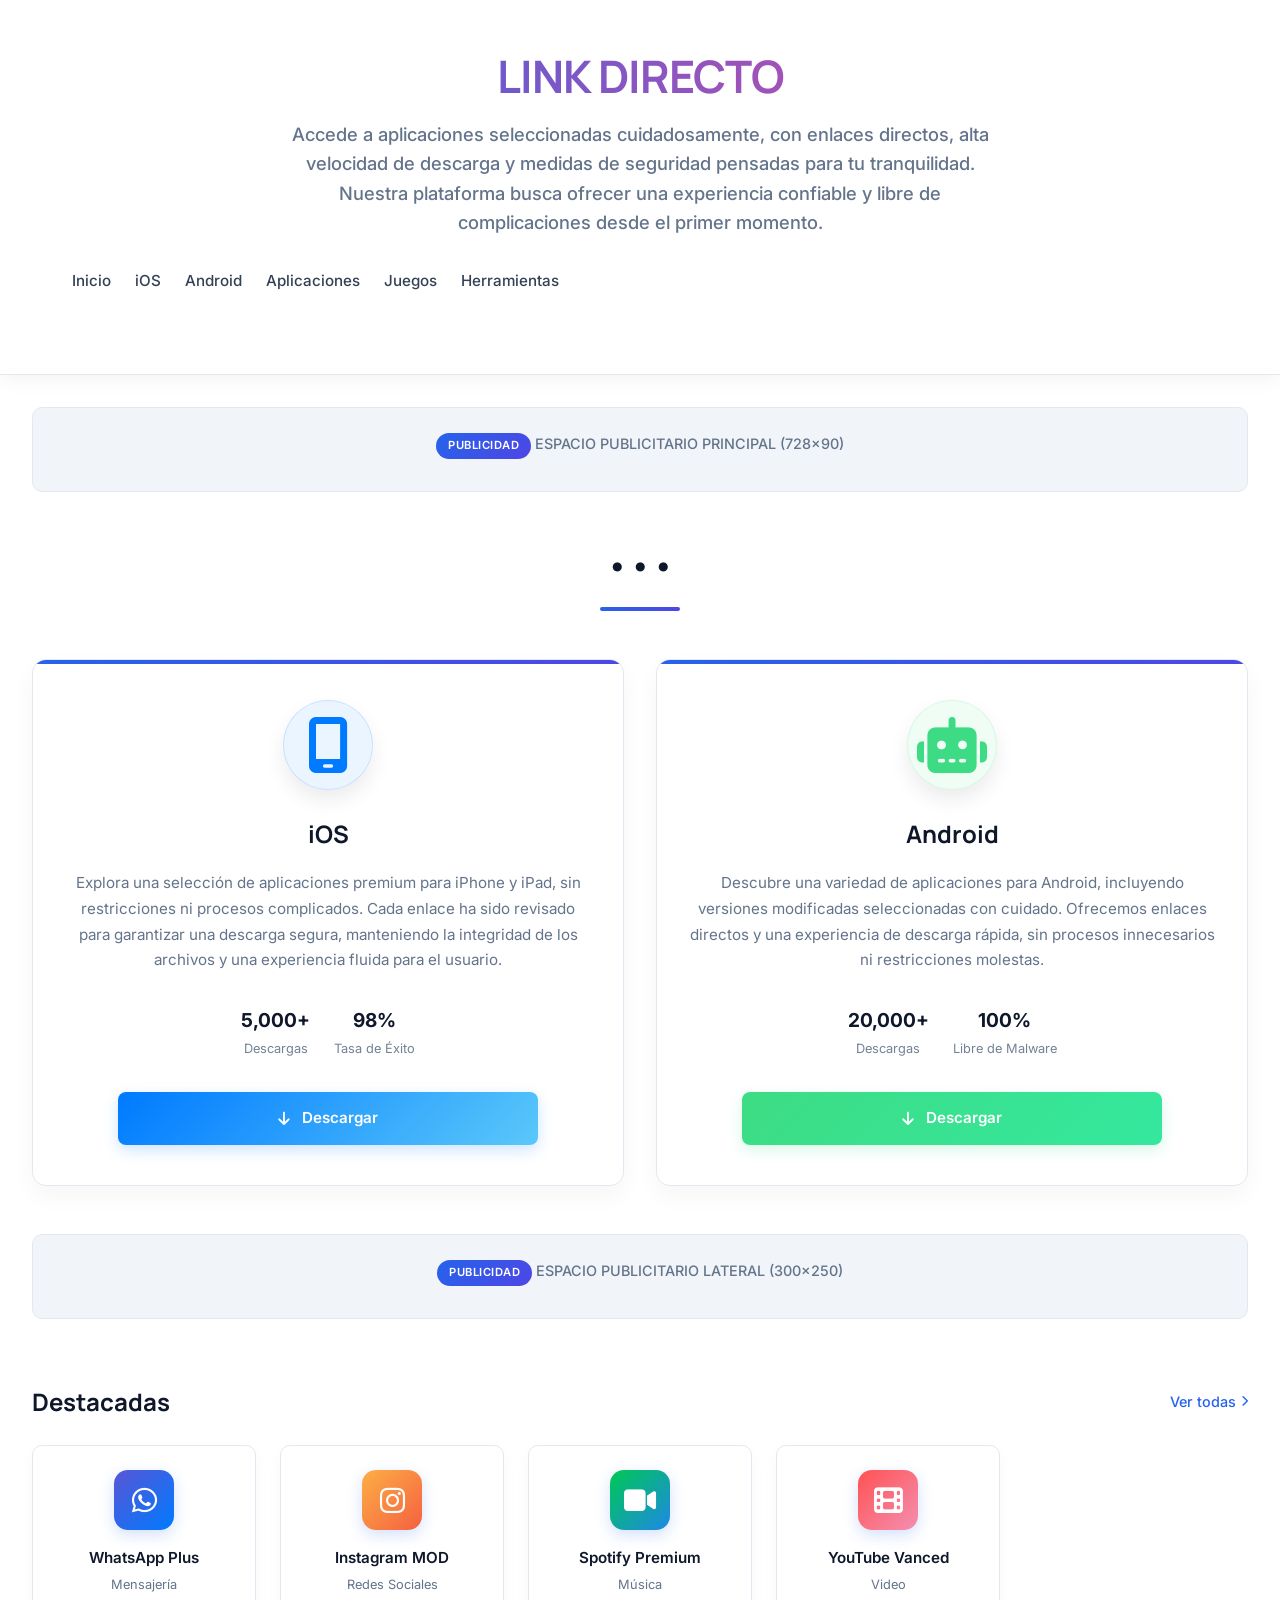
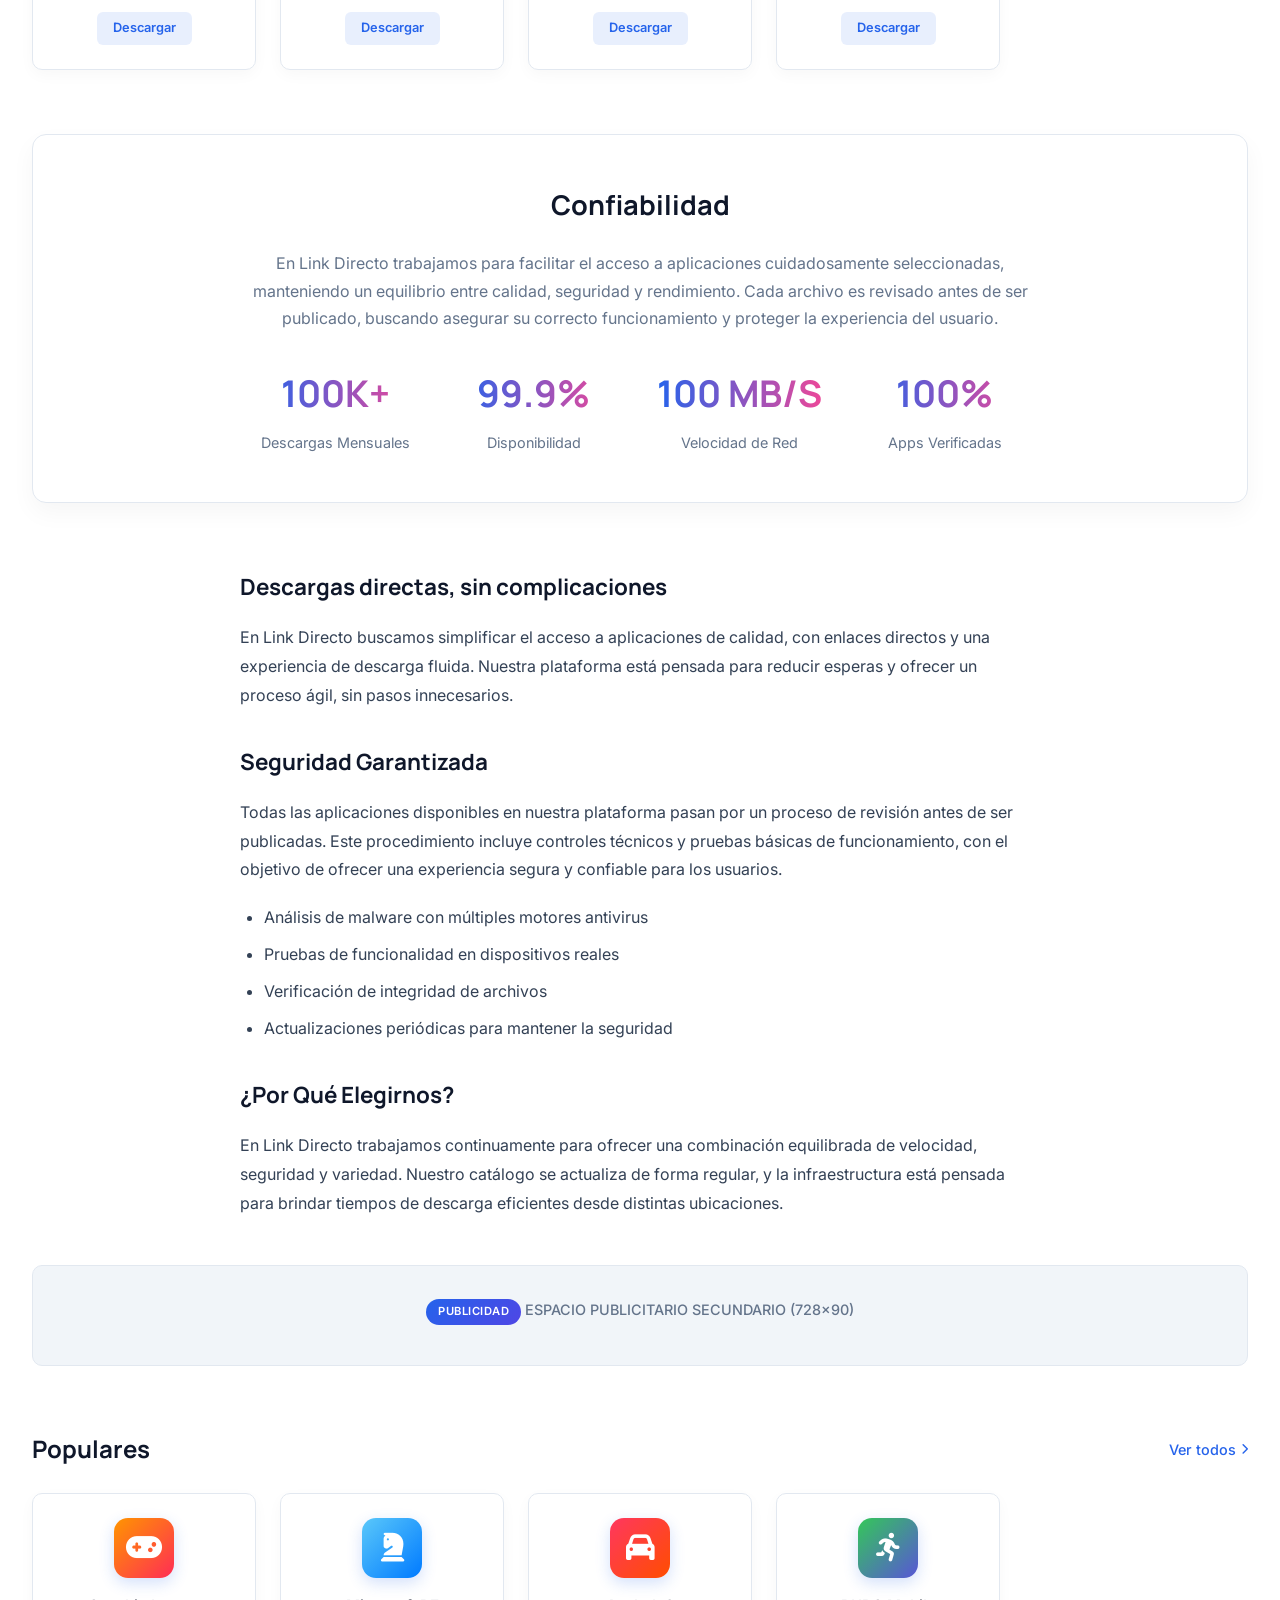
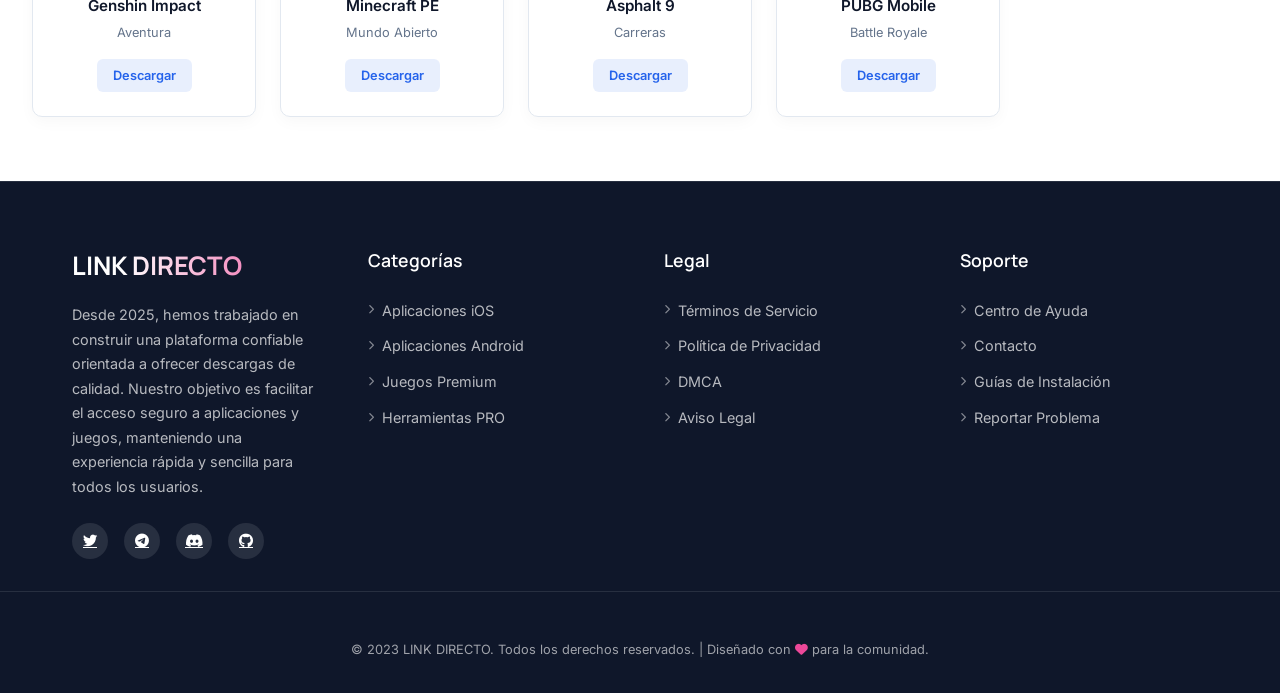
<file: index.html>
<!DOCTYPE html>
<html lang="es">
<head>
    <meta charset="UTF-8">
    <meta name="viewport" content="width=device-width, initial-scale=1.0">
    <title>LINK DIRECTO | Descargas Premium de Alta Velocidad</title>
    <link rel="stylesheet" href="https://cdnjs.cloudflare.com/ajax/libs/font-awesome/6.4.0/css/all.min.css">
    <link rel="stylesheet" href="https://fonts.googleapis.com/css2?family=Inter:wght@400;500;600;700&family=Manrope:wght@500;600;700&display=swap">
    <style>
        :root {
            --primary: #2563eb;
            --primary-dark: #1d4ed8;
            --secondary: #4f46e5;
            --accent: #ec4899;
            --light: #f8fafc;
            --dark: #0f172a;
            --text: #334155;
            --text-light: #64748b;
            --text-lighter: #94a3b8;
            --border: #e2e8f0;
            --ios: #007aff;
            --android: #3ddc84;
            --success: #10b981;
            --warning: #f59e0b;
            --error: #ef4444;
            --gradient: linear-gradient(135deg, var(--primary) 0%, var(--secondary) 100%);
            --gradient-accent: linear-gradient(135deg, var(--accent) 0%, #f43f5e 100%);
        }
        
        * {
            margin: 0;
            padding: 0;
            box-sizing: border-box;
            font-family: 'Inter', system-ui, -apple-system, sans-serif;
        }
        
        body {
            background-color: white;
            color: var(--text);
            line-height: 1.6;
            overflow-x: hidden;
        }
        
        /* Header Premium */
        header {
            background: white;
            color: var(--dark);
            padding: 2.5rem 0 3rem;
            text-align: center;
            position: relative;
            overflow: hidden;
            box-shadow: 0 4px 20px rgba(0, 0, 0, 0.05);
            border-bottom: 1px solid var(--border);
        }
        
        .header-container {
            max-width: 1200px;
            margin: 0 auto;
            padding: 0 2rem;
        }
        
        .logo-container {
            position: relative;
            z-index: 2;
            margin-bottom: 1.5rem;
        }
        
        .logo {
            font-size: 2.8rem;
            font-weight: 700;
            margin-bottom: 0.5rem;
            letter-spacing: -1px;
            font-family: 'Manrope', sans-serif;
            background: linear-gradient(to right, var(--primary) 0%, var(--accent) 100%);
            -webkit-background-clip: text;
            -webkit-text-fill-color: transparent;
        }
        
        .tagline {
            font-size: 1.15rem;
            font-weight: 500;
            color: var(--text-light);
            margin-bottom: 2rem;
            max-width: 700px;
            margin-left: auto;
            margin-right: auto;
        }
        
        /* Navigation */
        .nav-container {
            display: flex;
            justify-content: space-between;
            align-items: center;
            margin-bottom: 2rem;
        }
        
        .nav-links {
            display: flex;
            gap: 1.5rem;
        }
        
        .nav-links a {
            color: var(--text);
            text-decoration: none;
            font-weight: 500;
            font-size: 0.95rem;
            transition: color 0.2s;
            position: relative;
        }
        
        .nav-links a:hover {
            color: var(--primary);
        }
        
        .nav-links a::after {
            content: '';
            position: absolute;
            bottom: -4px;
            left: 0;
            width: 0;
            height: 2px;
            background: var(--gradient);
            transition: width 0.3s;
        }
        
        .nav-links a:hover::after {
            width: 100%;
        }
        
        /* Main Content */
        main {
            max-width: 1300px;
            margin: 0 auto 4rem;
            padding: 0 2rem;
            position: relative;
            z-index: 3;
        }
        
        /* Ad Banner Top */
        .ad-leaderboard {
            background: #f1f5f9;
            border: 1px solid var(--border);
            border-radius: 10px;
            padding: 1.5rem;
            text-align: center;
            margin: 2rem 0 3rem;
            color: var(--text-light);
            font-size: 0.9rem;
            font-weight: 500;
        }
        
        .ad-label {
            display: inline-block;
            background: var(--gradient);
            color: white;
            padding: 0.25rem 0.75rem;
            border-radius: 50px;
            font-size: 0.7rem;
            font-weight: 600;
            margin-bottom: 0.5rem;
            text-transform: uppercase;
            letter-spacing: 0.5px;
        }
        
        .sections-title {
            text-align: center;
            margin-bottom: 3rem;
            position: relative;
            color: var(--dark);
            font-size: 2rem;
            font-weight: 700;
            font-family: 'Manrope', sans-serif;
        }
        
        .sections-title::after {
            content: '';
            display: block;
            width: 80px;
            height: 4px;
            background: var(--gradient);
            margin: 1rem auto 0;
            border-radius: 2px;
        }
        
        /* Premium Cards Grid */
        .sections-grid {
            display: grid;
            grid-template-columns: repeat(auto-fit, minmax(350px, 1fr));
            gap: 2rem;
            margin-bottom: 3rem;
        }
        
        .section-card {
            background: white;
            border-radius: 14px;
            overflow: hidden;
            box-shadow: 0 10px 25px rgba(0, 0, 0, 0.04);
            transition: all 0.3s cubic-bezier(0.175, 0.885, 0.32, 1.1);
            text-align: center;
            border: 1px solid var(--border);
            position: relative;
        }
        
        .section-card::before {
            content: '';
            position: absolute;
            top: 0;
            left: 0;
            right: 0;
            height: 4px;
            background: var(--gradient);
            z-index: 2;
        }
        
        .section-card:hover {
            transform: translateY(-8px);
            box-shadow: 0 15px 35px rgba(0, 0, 0, 0.08);
            border-color: rgba(37, 99, 235, 0.2);
        }
        
        .section-icon {
            padding: 2.5rem 0 1.5rem;
            color: white;
            font-size: 3.5rem;
            position: relative;
        }
        
        .section-icon i {
            background: white;
            width: 90px;
            height: 90px;
            display: inline-flex;
            align-items: center;
            justify-content: center;
            border-radius: 50%;
            box-shadow: 0 10px 20px rgba(0, 0, 0, 0.08);
            border: 1px solid var(--border);
        }
        
        .section-card.ios .section-icon i {
            color: var(--ios);
            background: rgba(0, 122, 255, 0.08);
            border-color: rgba(0, 122, 255, 0.15);
        }
        
        .section-card.android .section-icon i {
            color: var(--android);
            background: rgba(61, 220, 132, 0.08);
            border-color: rgba(61, 220, 132, 0.15);
        }
        
        .section-content {
            padding: 0 2rem 2.5rem;
        }
        
        .section-title {
            font-size: 1.5rem;
            margin-bottom: 1rem;
            font-weight: 700;
            color: var(--dark);
            font-family: 'Manrope', sans-serif;
        }
        
        .section-desc {
            color: var(--text-light);
            font-size: 0.95rem;
            margin-bottom: 2rem;
            min-height: 60px;
            line-height: 1.7;
        }
        
        .section-stats {
            display: flex;
            justify-content: center;
            gap: 1.5rem;
            margin-bottom: 2rem;
            font-size: 0.9rem;
        }
        
        .stat-item {
            display: flex;
            flex-direction: column;
            align-items: center;
        }
        
        .stat-value {
            font-weight: 700;
            font-size: 1.2rem;
            color: var(--dark);
            margin-bottom: 0.2rem;
        }
        
        .stat-label {
            color: var(--text-light);
            font-size: 0.8rem;
            opacity: 0.9;
        }
        
        .section-link {
            display: inline-flex;
            align-items: center;
            justify-content: center;
            gap: 0.8rem;
            background: var(--gradient);
            color: white;
            padding: 0.9rem 2.5rem;
            border-radius: 8px;
            text-decoration: none;
            font-weight: 600;
            transition: all 0.3s;
            box-shadow: 0 5px 15px rgba(37, 99, 235, 0.2);
            border: none;
            cursor: pointer;
            width: 80%;
            margin: 0 auto;
            font-size: 0.95rem;
        }
        
        .section-link:hover {
            transform: translateY(-2px);
            box-shadow: 0 8px 25px rgba(37, 99, 235, 0.3);
            background: linear-gradient(135deg, var(--primary-dark) 0%, var(--secondary) 100%);
        }
        
        .section-card.ios .section-link {
            background: linear-gradient(135deg, var(--ios) 0%, #5ac8fa 100%);
            box-shadow: 0 5px 15px rgba(0, 122, 255, 0.2);
        }
        
        .section-card.ios .section-link:hover {
            box-shadow: 0 8px 25px rgba(0, 122, 255, 0.3);
            background: linear-gradient(135deg, #0066cc 0%, #4ab0f5 100%);
        }
        
        .section-card.android .section-link {
            background: linear-gradient(135deg, var(--android) 0%, #34e89e 100%);
            box-shadow: 0 5px 15px rgba(61, 220, 132, 0.2);
        }
        
        .section-card.android .section-link:hover {
            box-shadow: 0 8px 25px rgba(61, 220, 132, 0.3);
            background: linear-gradient(135deg, #30c274 0%, #2ad993 100%);
        }
        
        /* Featured Section */
        .featured {
            background: white;
            border-radius: 14px;
            padding: 3rem;
            margin: 4rem 0;
            text-align: center;
            border: 1px solid var(--border);
            box-shadow: 0 10px 25px rgba(0, 0, 0, 0.04);
        }
        
        .featured-title {
            font-size: 1.7rem;
            margin-bottom: 1.5rem;
            font-weight: 700;
            color: var(--dark);
            font-family: 'Manrope', sans-serif;
        }
        
        .featured-desc {
            color: var(--text-light);
            max-width: 800px;
            margin: 0 auto 2rem;
            font-size: 1rem;
            line-height: 1.7;
        }
        
        .featured-stats {
            display: flex;
            justify-content: center;
            gap: 3rem;
            flex-wrap: wrap;
            margin-top: 2rem;
        }
        
        .featured-stat {
            text-align: center;
            min-width: 150px;
        }
        
        .featured-stat-value {
            font-size: 2.3rem;
            font-weight: 700;
            background: linear-gradient(to right, var(--primary), var(--accent));
            -webkit-background-clip: text;
            -webkit-text-fill-color: transparent;
            margin-bottom: 0.5rem;
            font-family: 'Manrope', sans-serif;
        }
        
        .featured-stat-label {
            color: var(--text-light);
            font-size: 0.9rem;
        }
        
        /* Content Sections */
        .content-section {
            margin: 4rem 0;
        }
        
        .section-header {
            display: flex;
            justify-content: space-between;
            align-items: center;
            margin-bottom: 1.5rem;
        }
        
        .section-header h3 {
            font-size: 1.5rem;
            font-weight: 700;
            color: var(--dark);
            font-family: 'Manrope', sans-serif;
        }
        
        .section-header a {
            color: var(--primary);
            text-decoration: none;
            font-weight: 500;
            font-size: 0.9rem;
            display: flex;
            align-items: center;
            gap: 0.3rem;
        }
        
        .section-header a i {
            font-size: 0.7rem;
            transition: transform 0.2s;
        }
        
        .section-header a:hover i {
            transform: translateX(2px);
        }
        
        .apps-grid {
            display: grid;
            grid-template-columns: repeat(auto-fill, minmax(200px, 1fr));
            gap: 1.5rem;
        }
        
        .app-card {
            background: white;
            border-radius: 10px;
            overflow: hidden;
            box-shadow: 0 5px 15px rgba(0, 0, 0, 0.03);
            transition: all 0.3s;
            border: 1px solid var(--border);
            text-align: center;
            padding: 1.5rem 1rem;
        }
        
        .app-card:hover {
            transform: translateY(-5px);
            box-shadow: 0 10px 25px rgba(0, 0, 0, 0.08);
            border-color: rgba(37, 99, 235, 0.2);
        }
        
        .app-icon {
            width: 60px;
            height: 60px;
            border-radius: 14px;
            margin: 0 auto 1rem;
            display: flex;
            align-items: center;
            justify-content: center;
            font-size: 1.8rem;
            color: white;
            background: var(--gradient);
            box-shadow: 0 5px 15px rgba(37, 99, 235, 0.2);
        }
        
        .app-name {
            font-weight: 600;
            margin-bottom: 0.3rem;
            color: var(--dark);
            font-size: 0.95rem;
        }
        
        .app-category {
            color: var(--text-light);
            font-size: 0.8rem;
            margin-bottom: 1rem;
        }
        
        .app-download {
            display: inline-block;
            background: rgba(37, 99, 235, 0.1);
            color: var(--primary);
            padding: 0.4rem 1rem;
            border-radius: 6px;
            font-size: 0.8rem;
            font-weight: 600;
            text-decoration: none;
            transition: all 0.2s;
        }
        
        .app-download:hover {
            background: rgba(37, 99, 235, 0.2);
        }
        
        /* Text Content */
        .text-content {
            max-width: 800px;
            margin: 3rem auto;
            color: var(--text);
            line-height: 1.8;
        }
        
        .text-content h3 {
            font-size: 1.4rem;
            margin: 2rem 0 1rem;
            color: var(--dark);
            font-family: 'Manrope', sans-serif;
        }
        
        .text-content p {
            margin-bottom: 1.2rem;
            color: var(--text);
        }
        
        .text-content ul {
            margin-bottom: 1.5rem;
            padding-left: 1.5rem;
        }
        
        .text-content li {
            margin-bottom: 0.5rem;
        }
        
        /* Ad Banner Bottom */
        .ad-bottom {
            background: #f1f5f9;
            border: 1px solid var(--border);
            border-radius: 10px;
            padding: 2rem;
            text-align: center;
            margin: 3rem 0;
            color: var(--text-light);
            font-size: 0.9rem;
            font-weight: 500;
        }
        
        /* Sidebar Ad */
        .ad-sidebar {
            background: #f1f5f9;
            border: 1px solid var(--border);
            border-radius: 10px;
            padding: 1.5rem;
            text-align: center;
            margin-bottom: 2rem;
            color: var(--text-light);
            font-size: 0.9rem;
            font-weight: 500;
        }
        
        /* Premium Footer */
        footer {
            background: var(--dark);
            color: white;
            padding: 4rem 0 2rem;
            position: relative;
            border-top: 1px solid rgba(255, 255, 255, 0.1);
        }
        
        .footer-container {
            max-width: 1200px;
            margin: 0 auto;
            padding: 0 2rem;
            display: grid;
            grid-template-columns: repeat(auto-fit, minmax(200px, 1fr));
            gap: 3rem;
        }
        
        .footer-logo {
            font-size: 1.6rem;
            font-weight: 700;
            margin-bottom: 1rem;
            font-family: 'Manrope', sans-serif;
            background: linear-gradient(to right, #fff 20%, var(--accent) 100%);
            -webkit-background-clip: text;
            -webkit-text-fill-color: transparent;
        }
        
        .footer-about {
            color: rgba(255, 255, 255, 0.7);
            margin-bottom: 1.5rem;
            font-size: 0.9rem;
            line-height: 1.7;
        }
        
        .footer-social {
            display: flex;
            gap: 1rem;
        }
        
        .social-link {
            color: white;
            background: rgba(255, 255, 255, 0.1);
            width: 36px;
            height: 36px;
            border-radius: 50%;
            display: flex;
            align-items: center;
            justify-content: center;
            transition: all 0.3s;
            font-size: 0.9rem;
        }
        
        .social-link:hover {
            background: var(--primary);
            transform: translateY(-3px);
        }
        
        .footer-heading {
            font-size: 1.1rem;
            font-weight: 600;
            margin-bottom: 1.5rem;
            color: white;
            font-family: 'Manrope', sans-serif;
        }
        
        .footer-links {
            list-style: none;
        }
        
        .footer-links li {
            margin-bottom: 0.8rem;
        }
        
        .footer-links a {
            color: rgba(255, 255, 255, 0.7);
            text-decoration: none;
            transition: color 0.3s;
            font-size: 0.9rem;
            display: flex;
            align-items: center;
            gap: 0.5rem;
        }
        
        .footer-links a:hover {
            color: white;
        }
        
        .footer-links a i {
            font-size: 0.6rem;
            opacity: 0.7;
        }
        
        .footer-bottom {
            text-align: center;
            padding-top: 3rem;
            margin-top: 2rem;
            border-top: 1px solid rgba(255, 255, 255, 0.1);
            color: rgba(255, 255, 255, 0.6);
            font-size: 0.8rem;
        }
        
        /* Responsive Design */
        @media (max-width: 992px) {
            .logo {
                font-size: 2.4rem;
            }
            
            .tagline {
                font-size: 1.05rem;
            }
            
            .sections-grid {
                grid-template-columns: repeat(auto-fit, minmax(300px, 1fr));
            }
            
            .apps-grid {
                grid-template-columns: repeat(auto-fill, minmax(160px, 1fr));
            }
        }
        
        @media (max-width: 768px) {
            header {
                padding: 2rem 0 2.5rem;
            }
            
            .logo {
                font-size: 2.2rem;
            }
            
            .nav-links {
                display: none;
            }
            
            .featured {
                padding: 2rem 1.5rem;
            }
            
            .featured-stats {
                gap: 1.5rem;
            }
            
            .featured-stat {
                min-width: 120px;
            }
            
            .footer-container {
                grid-template-columns: 1fr 1fr;
                gap: 2.5rem;
            }
        }
        
        @media (max-width: 480px) {
            .logo {
                font-size: 2rem;
            }
            
            .sections-grid {
                grid-template-columns: 1fr;
            }
            
            .section-stats {
                flex-direction: column;
                gap: 1rem;
            }
            
            .featured-stat {
                min-width: 100%;
            }
            
            .footer-container {
                grid-template-columns: 1fr;
            }
        }
        
        /* Animations */
        @keyframes fadeIn {
            from {
                opacity: 0;
                transform: translateY(20px);
            }
            to {
                opacity: 1;
                transform: translateY(0);
            }
        }
        
        .fade-in {
            animation: fadeIn 0.6s ease-out forwards;
        }
        
        .delay-1 {
            animation-delay: 0.2s;
        }
        
        .delay-2 {
            animation-delay: 0.4s;
        }
    </style>
</head>
<body>
    <header>
        <div class="header-container">
            <div class="logo-container">
                <h1 class="logo">LINK DIRECTO</h1>
                <p class="tagline">Accede a aplicaciones seleccionadas cuidadosamente, con enlaces directos, alta velocidad de descarga y medidas de seguridad pensadas para tu tranquilidad. Nuestra plataforma busca ofrecer una experiencia confiable y libre de complicaciones desde el primer momento.
</p>
            </div>
            
            <div class="nav-container">
                <div class="nav-links">
                    <a href="#">Inicio</a>
                    <a href="#">iOS</a>
                    <a href="#">Android</a>
                    <a href="#">Aplicaciones</a>
                    <a href="#">Juegos</a>
                    <a href="#">Herramientas</a>
                </div>
            </div>
        </div>
    </header>
    
    <main>
        <!-- Leaderboard Ad -->
        <div class="ad-leaderboard fade-in">
            <div class="ad-label">Publicidad</div>
            ESPACIO PUBLICITARIO PRINCIPAL (728x90)
        </div>
        
        <h2 class="sections-title fade-in">•••</h2>
        
        <div class="sections-grid">
            <div class="section-card ios fade-in">
                <div class="section-icon">
                    <i class="fas fa-mobile-screen"></i>
                </div>
                <div class="section-content">
                    <h3 class="section-title">iOS</h3>
                    <p class="section-desc">Explora una selección de aplicaciones premium para iPhone y iPad, sin restricciones ni procesos complicados. Cada enlace ha sido revisado para garantizar una descarga segura, manteniendo la integridad de los archivos y una experiencia fluida para el usuario.</p>
                    
                    <div class="section-stats">
                        <div class="stat-item">
                            <span class="stat-value">5,000+</span>
                            <span class="stat-label">Descargas</span>
                        </div>
                        <div class="stat-item">
                            <span class="stat-value">98%</span>
                            <span class="stat-label">Tasa de Éxito</span>
                        </div>
                    </div>
                    
                    <a href="ios.html" class="section-link">
                        <i class="fas fa-arrow-down"></i> Descargar
                    </a>
                </div>
            </div>
            
            <div class="section-card android fade-in delay-1">
                <div class="section-icon">
                    <i class="fas fa-robot"></i>
                </div>
                <div class="section-content">
                    <h3 class="section-title">Android</h3>
                    <p class="section-desc">Descubre una variedad de aplicaciones para Android, incluyendo versiones modificadas seleccionadas con cuidado. Ofrecemos enlaces directos y una experiencia de descarga rápida, sin procesos innecesarios ni restricciones molestas.
</p>
                    
                    <div class="section-stats">
                        <div class="stat-item">
                            <span class="stat-value">20,000+</span>
                            <span class="stat-label">Descargas</span>
                        </div>
                        <div class="stat-item">
                            <span class="stat-value">100%</span>
                            <span class="stat-label">Libre de Malware</span>
                        </div>
                    </div>
                    
                    <a href="android.html" class="section-link">
                        <i class="fas fa-arrow-down"></i> Descargar
                    </a>
                </div>
            </div>
        </div>
        
        <!-- Sidebar Ad -->
        <div class="ad-sidebar fade-in delay-1">
            <div class="ad-label">Publicidad</div>
            ESPACIO PUBLICITARIO LATERAL (300x250)
        </div>
        
        <!-- Featured Apps Section -->
        <div class="content-section fade-in delay-1">
            <div class="section-header">
                <h3>Destacadas</h3>
                <a href="#">Ver todas <i class="fas fa-chevron-right"></i></a>
            </div>
            
            <div class="apps-grid">
                <div class="app-card">
                    <div class="app-icon" style="background: linear-gradient(135deg, #5856d6 0%, #007aff 100%);">
                        <i class="fab fa-whatsapp"></i>
                    </div>
                    <h4 class="app-name">WhatsApp Plus</h4>
                    <p class="app-category">Mensajería</p>
                    <a href="#" class="app-download">Descargar</a>
                </div>
                
                <div class="app-card">
                    <div class="app-icon" style="background: linear-gradient(135deg, #fcaf45 0%, #f56040 100%);">
                        <i class="fab fa-instagram"></i>
                    </div>
                    <h4 class="app-name">Instagram MOD</h4>
                    <p class="app-category">Redes Sociales</p>
                    <a href="#" class="app-download">Descargar</a>
                </div>
                
                <div class="app-card">
                    <div class="app-icon" style="background: linear-gradient(135deg, #00c853 0%, #1e88e5 100%);">
                        <i class="fas fa-video"></i>
                    </div>
                    <h4 class="app-name">Spotify Premium</h4>
                    <p class="app-category">Música</p>
                    <a href="#" class="app-download">Descargar</a>
                </div>
                
                <div class="app-card">
                    <div class="app-icon" style="background: linear-gradient(135deg, #ff5252 0%, #f48fb1 100%);">
                        <i class="fas fa-film"></i>
                    </div>
                    <h4 class="app-name">YouTube Vanced</h4>
                    <p class="app-category">Video</p>
                    <a href="#" class="app-download">Descargar</a>
                </div>
            </div>
        </div>
        
        <!-- Featured Section -->
        <div class="featured fade-in delay-2">
            <h3 class="featured-title">Confiabilidad</h3>
            <p class="featured-desc">En Link Directo trabajamos para facilitar el acceso a aplicaciones cuidadosamente seleccionadas, manteniendo un equilibrio entre calidad, seguridad y rendimiento. Cada archivo es revisado antes de ser publicado, buscando asegurar su correcto funcionamiento y proteger la experiencia del usuario.</p>
            
            <div class="featured-stats">
                <div class="featured-stat">
                    <div class="featured-stat-value">100K+</div>
                    <div class="featured-stat-label">Descargas Mensuales</div>
                </div>
                <div class="featured-stat">
                    <div class="featured-stat-value">99.9%</div>
                    <div class="featured-stat-label">Disponibilidad</div>
                </div>
                <div class="featured-stat">
                    <div class="featured-stat-value">100 MB/S</div>
                    <div class="featured-stat-label">Velocidad de Red</div>
                </div>
                <div class="featured-stat">
                    <div class="featured-stat-value">100%</div>
                    <div class="featured-stat-label">Apps Verificadas</div>
                </div>
            </div>
        </div>
        
        <!-- Text Content for SEO -->
        <div class="text-content fade-in delay-2">
            <h3>Descargas directas, sin complicaciones</h3>
            <p>En Link Directo buscamos simplificar el acceso a aplicaciones de calidad, con enlaces directos y una experiencia de descarga fluida. Nuestra plataforma está pensada para reducir esperas y ofrecer un proceso ágil, sin pasos innecesarios.</p>
            
            <h3>Seguridad Garantizada</h3>
            <p>Todas las aplicaciones disponibles en nuestra plataforma pasan por un proceso de revisión antes de ser publicadas. Este procedimiento incluye controles técnicos y pruebas básicas de funcionamiento, con el objetivo de ofrecer una experiencia segura y confiable para los usuarios.</p>
            <ul>
                <li>Análisis de malware con múltiples motores antivirus</li>
                <li>Pruebas de funcionalidad en dispositivos reales</li>
                <li>Verificación de integridad de archivos</li>
                <li>Actualizaciones periódicas para mantener la seguridad</li>
            </ul>
            
            <h3>¿Por Qué Elegirnos?</h3>
            <p>En Link Directo trabajamos continuamente para ofrecer una combinación equilibrada de velocidad, seguridad y variedad. Nuestro catálogo se actualiza de forma regular, y la infraestructura está pensada para brindar tiempos de descarga eficientes desde distintas ubicaciones.</p>
        </div>
        
        <!-- Bottom Ad -->
        <div class="ad-bottom fade-in delay-2">
            <div class="ad-label">Publicidad</div>
            ESPACIO PUBLICITARIO SECUNDARIO (728x90)
        </div>
        
        <!-- Popular Games Section -->
        <div class="content-section fade-in delay-2">
            <div class="section-header">
                <h3> Populares</h3>
                <a href="#">Ver todos <i class="fas fa-chevron-right"></i></a>
            </div>
            
            <div class="apps-grid">
                <div class="app-card">
                    <div class="app-icon" style="background: linear-gradient(135deg, #ff9500 0%, #ff2d55 100%);">
                        <i class="fas fa-gamepad"></i>
                    </div>
                    <h4 class="app-name">Genshin Impact</h4>
                    <p class="app-category">Aventura</p>
                    <a href="#" class="app-download">Descargar</a>
                </div>
                
                <div class="app-card">
                    <div class="app-icon" style="background: linear-gradient(135deg, #5ac8fa 0%, #007aff 100%);">
                        <i class="fas fa-chess-knight"></i>
                    </div>
                    <h4 class="app-name">Minecraft PE</h4>
                    <p class="app-category">Mundo Abierto</p>
                    <a href="#" class="app-download">Descargar</a>
                </div>
                
                <div class="app-card">
                    <div class="app-icon" style="background: linear-gradient(135deg, #ff375f 0%, #ff4d00 100%);">
                        <i class="fas fa-car"></i>
                    </div>
                    <h4 class="app-name">Asphalt 9</h4>
                    <p class="app-category">Carreras</p>
                    <a href="#" class="app-download">Descargar</a>
                </div>
                
                <div class="app-card">
                    <div class="app-icon" style="background: linear-gradient(135deg, #34c759 0%, #5856d6 100%);">
                        <i class="fas fa-running"></i>
                    </div>
                    <h4 class="app-name">PUBG Mobile</h4>
                    <p class="app-category">Battle Royale</p>
                    <a href="#" class="app-download">Descargar</a>
                </div>
            </div>
        </div>
    </main>
    
    <footer>
        <div class="footer-container">
            <div class="footer-col">
                <div class="footer-logo">LINK DIRECTO</div>
                <p class="footer-about">Desde 2025, hemos trabajado en construir una plataforma confiable orientada a ofrecer descargas de calidad. Nuestro objetivo es facilitar el acceso seguro a aplicaciones y juegos, manteniendo una experiencia rápida y sencilla para todos los usuarios.</p>
                <div class="footer-social">
                    <a href="#" class="social-link"><i class="fab fa-twitter"></i></a>
                    <a href="#" class="social-link"><i class="fab fa-telegram"></i></a>
                    <a href="#" class="social-link"><i class="fab fa-discord"></i></a>
                    <a href="#" class="social-link"><i class="fab fa-github"></i></a>
                </div>
            </div>
            
            <div class="footer-col">
                <h4 class="footer-heading">Categorías</h4>
                <ul class="footer-links">
                    <li><a href="#"><i class="fas fa-chevron-right"></i> Aplicaciones iOS</a></li>
                    <li><a href="#"><i class="fas fa-chevron-right"></i> Aplicaciones Android</a></li>
                    <li><a href="#"><i class="fas fa-chevron-right"></i> Juegos Premium</a></li>
                    <li><a href="#"><i class="fas fa-chevron-right"></i> Herramientas PRO</a></li>
                </ul>
            </div>
            
            <div class="footer-col">
                 <h4 class="footer-heading">Legal</h4>
                <ul class="footer-links">
                    <li><a href="#"><i class="fas fa-chevron-right"></i> Términos de Servicio</a></li>
                    <li><a href="#"><i class="fas fa-chevron-right"></i> Política de Privacidad</a></li>
                    <li><a href="#"><i class="fas fa-chevron-right"></i> DMCA</a></li>
                    <li><a href="#"><i class="fas fa-chevron-right"></i> Aviso Legal</a></li>
                </ul>
            </div>
            
            <div class="footer-col">
                <h4 class="footer-heading">Soporte</h4>
                <ul class="footer-links">
                    <li><a href="#"><i class="fas fa-chevron-right"></i> Centro de Ayuda</a></li>
                    <li><a href="#"><i class="fas fa-chevron-right"></i> Contacto</a></li>
                    <li><a href="#"><i class="fas fa-chevron-right"></i> Guías de Instalación</a></li>
                    <li><a href="#"><i class="fas fa-chevron-right"></i> Reportar Problema</a></li>
                </ul>
            </div>
        </div>
        
        <div class="footer-bottom">
            <p>© 2023 LINK DIRECTO. Todos los derechos reservados. | Diseñado con <i class="fas fa-heart" style="color: var(--accent);"></i> para la comunidad.</p>
        </div>
    </footer>
</body>
</html>
</file>
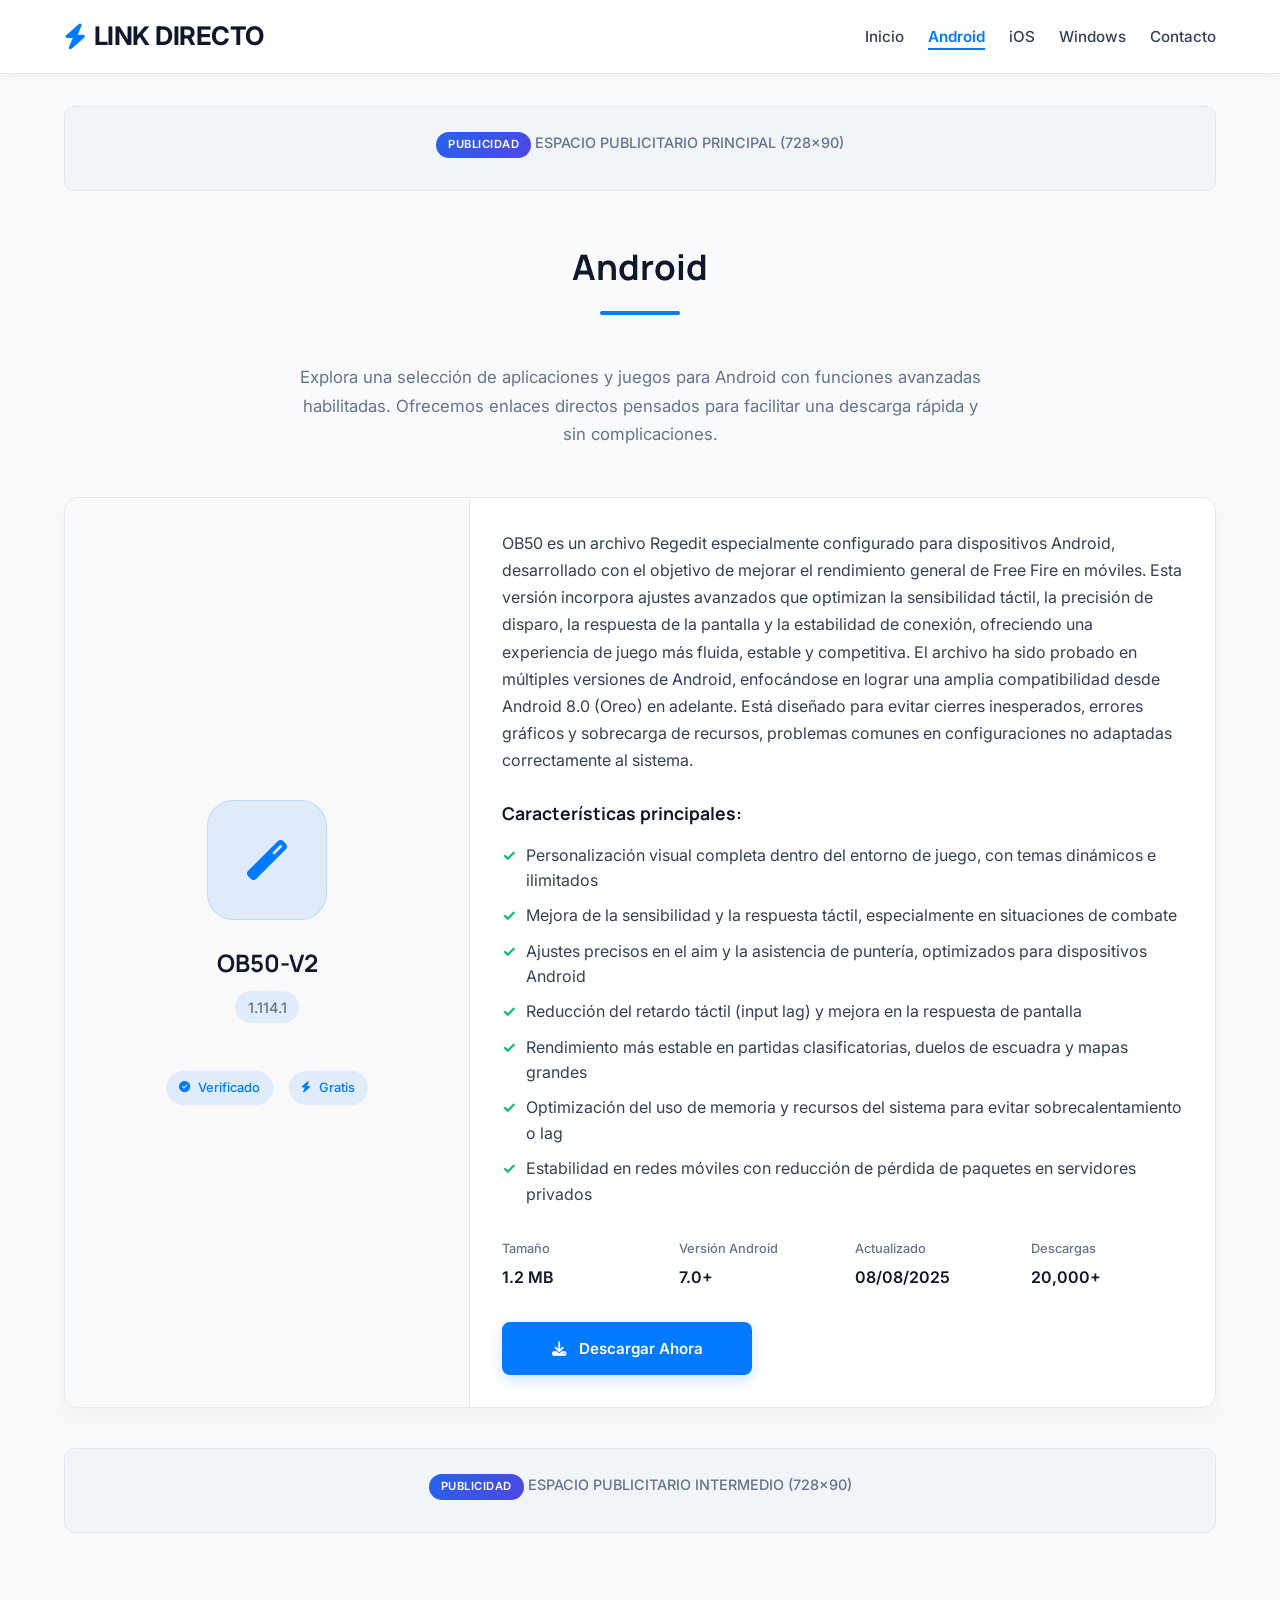
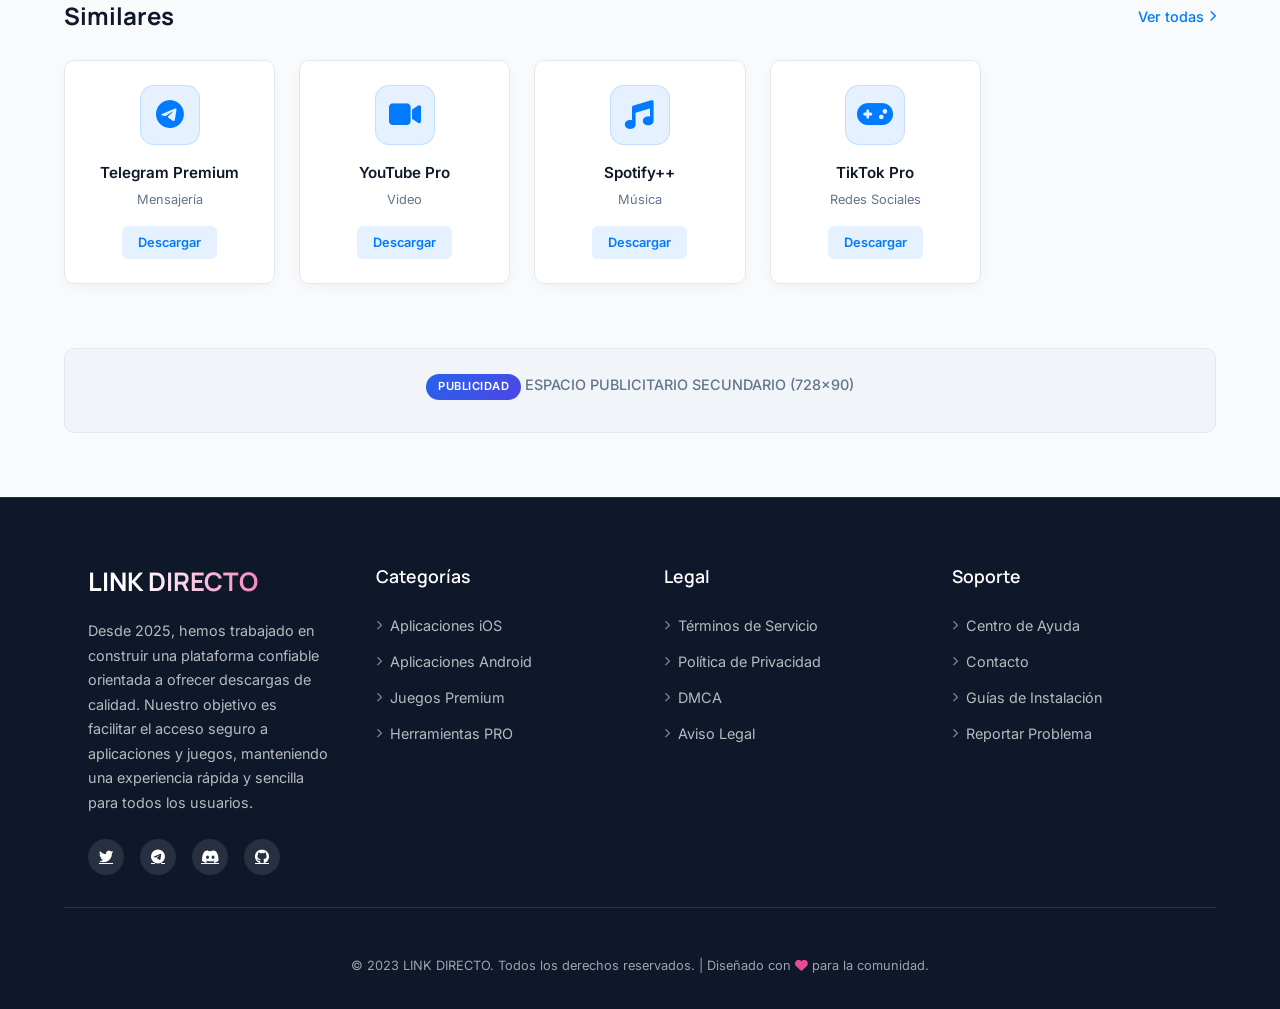
<file: android.html>
<!DOCTYPE html>
<html lang="es">
<head>
    <meta charset="UTF-8">
    <meta name="viewport" content="width=device-width, initial-scale=1.0">
    <title>Descargas Android Premium | LINK DIRECTO</title>
    <link rel="stylesheet" href="https://cdnjs.cloudflare.com/ajax/libs/font-awesome/6.4.0/css/all.min.css">
    <link rel="stylesheet" href="https://fonts.googleapis.com/css2?family=Inter:wght@400;500;600;700&family=Manrope:wght@600;700&display=swap">
    <style>
        :root {
            --primary: #2563eb;
            --primary-dark: #1d4ed8;
            --secondary: #4f46e5;
            --accent: #ec4899;
            --light: #f8fafc;
            --dark: #0f172a;
            --text: #334155;
            --text-light: #64748b;
            --text-lighter: #94a3b8;
            --border: #e2e8f0;
            --ios: #007aff;
            --ios-light: rgba(0, 122, 255, 0.1);
            --success: #10b981;
            --warning: #f59e0b;
            --error: #ef4444;
            --gradient: linear-gradient(135deg, var(--primary) 0%, var(--secondary) 100%);
            --gradient-accent: linear-gradient(135deg, var(--accent) 0%, #f43f5e 100%);
        }
        
        * {
            margin: 0;
            padding: 0;
            box-sizing: border-box;
            font-family: 'Inter', system-ui, -apple-system, sans-serif;
        }
        
        body {
            background-color: #f8fafc;
            color: var(--text);
            line-height: 1.6;
        }
        
        /* Header */
        header {
            background: white;
            color: var(--dark);
            padding: 1rem 0;
            box-shadow: 0 2px 10px rgba(0, 0, 0, 0.05);
            position: sticky;
            top: 0;
            z-index: 100;
            border-bottom: 1px solid var(--border);
        }
        
        .container {
            max-width: 1200px;
            margin: 0 auto;
            padding: 0 1.5rem;
        }
        
        .header-content {
            display: flex;
            justify-content: space-between;
            align-items: center;
        }
        
        .logo {
            font-size: 1.6rem;
            font-weight: 700;
            letter-spacing: -0.5px;
            font-family: 'Manrope', sans-serif;
        }
        
        .logo a {
            color: var(--dark);
            text-decoration: none;
            display: flex;
            align-items: center;
            gap: 0.5rem;
        }
        
        .logo-icon {
            color: var(--ios);
        }
        
        nav ul {
            display: flex;
            list-style: none;
            gap: 1.5rem;
        }
        
        nav ul li a {
            color: var(--text);
            text-decoration: none;
            font-weight: 500;
            font-size: 0.95rem;
            transition: color 0.2s;
            position: relative;
        }
        
        nav ul li a:hover {
            color: var(--primary);
        }
        
        nav ul li a.active {
            color: var(--ios);
            font-weight: 600;
        }
        
        nav ul li a.active::after {
            content: '';
            position: absolute;
            bottom: -4px;
            left: 0;
            width: 100%;
            height: 2px;
            background: var(--ios);
        }
        
        /* Ad Banners */
        .ad-banner {
            background: #f1f5f9;
            border: 1px solid var(--border);
            border-radius: 10px;
            padding: 1.5rem;
            text-align: center;
            margin: 2rem 0;
            color: var(--text-light);
            font-size: 0.9rem;
            font-weight: 500;
        }
        
        .ad-label {
            display: inline-block;
            background: var(--gradient);
            color: white;
            padding: 0.25rem 0.75rem;
            border-radius: 50px;
            font-size: 0.7rem;
            font-weight: 600;
            margin-bottom: 0.5rem;
            text-transform: uppercase;
            letter-spacing: 0.5px;
        }
        
        /* Page Title */
        .page-title {
            text-align: center;
            margin: 3rem 0;
            color: var(--dark);
            font-size: 2.2rem;
            font-weight: 700;
            font-family: 'Manrope', sans-serif;
            position: relative;
        }
        
        .page-title::after {
            content: '';
            display: block;
            width: 80px;
            height: 4px;
            background: var(--ios);
            margin: 1rem auto 0;
            border-radius: 2px;
        }
        
        .page-subtitle {
            text-align: center;
            color: var(--text-light);
            max-width: 700px;
            margin: 0 auto 3rem;
            font-size: 1.05rem;
            line-height: 1.7;
        }
        
        /* Download Cards */
        .download-card {
            background: white;
            border-radius: 14px;
            overflow: hidden;
            box-shadow: 0 10px 25px rgba(0, 0, 0, 0.04);
            margin-bottom: 2.5rem;
            display: flex;
            flex-direction: column;
            border: 1px solid var(--border);
            transition: transform 0.3s, box-shadow 0.3s;
        }
        
        .download-card:hover {
            transform: translateY(-5px);
            box-shadow: 0 15px 35px rgba(0, 0, 0, 0.08);
        }
        
        @media (min-width: 768px) {
            .download-card {
                flex-direction: row;
            }
        }
        
        .download-preview {
            flex: 1;
            padding: 2rem;
            display: flex;
            flex-direction: column;
            align-items: center;
            justify-content: center;
            background: #f9f9f9;
            border-right: 1px solid var(--border);
        }
        
        .app-icon {
            width: 120px;
            height: 120px;
            background: var(--ios-light);
            border-radius: 22%;
            display: flex;
            align-items: center;
            justify-content: center;
            margin-bottom: 1.5rem;
            color: var(--ios);
            font-size: 2.5rem;
            border: 1px solid rgba(0, 122, 255, 0.15);
        }
        
        .app-name {
            font-size: 1.5rem;
            margin-bottom: 0.5rem;
            color: var(--dark);
            font-family: 'Manrope', sans-serif;
            text-align: center;
        }
        
        .app-version {
            color: var(--text-light);
            margin-bottom: 1.5rem;
            font-size: 0.9rem;
            background: rgba(0, 122, 255, 0.1);
            padding: 0.3rem 0.8rem;
            border-radius: 50px;
            font-weight: 500;
        }
        
        .screenshots {
            display: flex;
            gap: 0.8rem;
            margin-top: 1.5rem;
        }
        
        .screenshot {
            width: 70px;
            height: 120px;
            background: #e2e8f0;
            border-radius: 10px;
            overflow: hidden;
            position: relative;
        }
        
        .screenshot::after {
            content: '';
            position: absolute;
            top: 0;
            left: 0;
            right: 0;
            bottom: 0;
            background: linear-gradient(135deg, rgba(0, 122, 255, 0.1), rgba(0, 122, 255, 0.2));
        }
        
        .download-info {
            flex: 2;
            padding: 2rem;
        }
        
        .app-description {
            margin-bottom: 1.5rem;
            color: var(--text);
            line-height: 1.7;
        }
        
        .app-features {
            margin-bottom: 2rem;
        }
        
        .app-features h4 {
            margin-bottom: 1rem;
            color: var(--dark);
            font-family: 'Manrope', sans-serif;
            font-size: 1.1rem;
        }
        
        .app-features ul {
            list-style: none;
            color: var(--text);
        }
        
        .app-features li {
            margin-bottom: 0.6rem;
            position: relative;
            padding-left: 1.5rem;
            line-height: 1.6;
        }
        
        .app-features li::before {
            content: '✓';
            position: absolute;
            left: 0;
            color: var(--success);
            font-weight: bold;
        }
        
        .download-meta {
            display: flex;
            flex-wrap: wrap;
            gap: 1.5rem;
            margin-bottom: 2rem;
        }
        
        .meta-item {
            flex: 1;
            min-width: 120px;
        }
        
        .meta-label {
            font-size: 0.8rem;
            color: var(--text-light);
            margin-bottom: 0.3rem;
            font-weight: 500;
        }
        
        .meta-value {
            font-weight: 600;
            color: var(--dark);
        }
        
        .download-btn {
            display: inline-flex;
            align-items: center;
            justify-content: center;
            gap: 0.8rem;
            background: var(--ios);
            color: white;
            padding: 0.9rem 2rem;
            border-radius: 8px;
            text-decoration: none;
            font-weight: 600;
            transition: all 0.3s;
            box-shadow: 0 5px 15px rgba(0, 122, 255, 0.2);
            border: none;
            cursor: pointer;
            font-size: 0.95rem;
            width: 100%;
            max-width: 250px;
        }
        
        .download-btn:hover {
            background: #0066cc;
            transform: translateY(-2px);
            box-shadow: 0 8px 25px rgba(0, 122, 255, 0.3);
        }
        
        .download-btn i {
            font-size: 0.9rem;
        }
        
        /* App Badges */
        .app-badges {
            display: flex;
            gap: 1rem;
            margin-top: 1.5rem;
            flex-wrap: wrap;
        }
        
        .badge {
            display: inline-flex;
            align-items: center;
            gap: 0.5rem;
            background: rgba(0, 122, 255, 0.1);
            color: var(--ios);
            padding: 0.4rem 0.8rem;
            border-radius: 50px;
            font-size: 0.8rem;
            font-weight: 500;
        }
        
        .badge i {
            font-size: 0.7rem;
        }
        
        /* Related Apps */
        .related-section {
            margin: 4rem 0;
        }
        
        .section-header {
            display: flex;
            justify-content: space-between;
            align-items: center;
            margin-bottom: 1.5rem;
        }
        
        .section-header h3 {
            font-size: 1.5rem;
            font-weight: 700;
            color: var(--dark);
            font-family: 'Manrope', sans-serif;
        }
        
        .section-header a {
            color: var(--ios);
            text-decoration: none;
            font-weight: 500;
            font-size: 0.9rem;
            display: flex;
            align-items: center;
            gap: 0.3rem;
        }
        
        .section-header a i {
            font-size: 0.7rem;
            transition: transform 0.2s;
        }
        
        .section-header a:hover i {
            transform: translateX(2px);
        }
        
        .apps-grid {
            display: grid;
            grid-template-columns: repeat(auto-fill, minmax(200px, 1fr));
            gap: 1.5rem;
        }
        
        .app-card {
            background: white;
            border-radius: 10px;
            overflow: hidden;
            box-shadow: 0 5px 15px rgba(0, 0, 0, 0.03);
            transition: all 0.3s;
            border: 1px solid var(--border);
            text-align: center;
            padding: 1.5rem 1rem;
        }
        
        .app-card:hover {
            transform: translateY(-5px);
            box-shadow: 0 10px 25px rgba(0, 0, 0, 0.08);
            border-color: rgba(0, 122, 255, 0.2);
        }
        
        .app-card-icon {
            width: 60px;
            height: 60px;
            border-radius: 14px;
            margin: 0 auto 1rem;
            display: flex;
            align-items: center;
            justify-content: center;
            font-size: 1.8rem;
            color: white;
            background: var(--ios-light);
            color: var(--ios);
            border: 1px solid rgba(0, 122, 255, 0.15);
        }
        
        .app-card-name {
            font-weight: 600;
            margin-bottom: 0.3rem;
            color: var(--dark);
            font-size: 0.95rem;
        }
        
        .app-card-category {
            color: var(--text-light);
            font-size: 0.8rem;
            margin-bottom: 1rem;
        }
        
        .app-card-download {
            display: inline-block;
            background: rgba(0, 122, 255, 0.1);
            color: var(--ios);
            padding: 0.4rem 1rem;
            border-radius: 6px;
            font-size: 0.8rem;
            font-weight: 600;
            text-decoration: none;
            transition: all 0.2s;
        }
        
        .app-card-download:hover {
            background: rgba(0, 122, 255, 0.2);
        }
        
        /* Footer */
        footer {
            background: var(--dark);
            color: white;
            padding: 4rem 0 2rem;
            margin-top: 4rem;
            border-top: 1px solid rgba(255, 255, 255, 0.1);
        }
        
        .footer-container {
            max-width: 1200px;
            margin: 0 auto;
            padding: 0 1.5rem;
            display: grid;
            grid-template-columns: repeat(auto-fit, minmax(200px, 1fr));
            gap: 3rem;
        }
        
        .footer-logo {
            font-size: 1.6rem;
            font-weight: 700;
            margin-bottom: 1rem;
            font-family: 'Manrope', sans-serif;
            background: linear-gradient(to right, #fff 20%, var(--accent) 100%);
            -webkit-background-clip: text;
            -webkit-text-fill-color: transparent;
        }
        
        .footer-about {
            color: rgba(255, 255, 255, 0.7);
            margin-bottom: 1.5rem;
            font-size: 0.9rem;
            line-height: 1.7;
        }
        
        .footer-social {
            display: flex;
            gap: 1rem;
        }
        
        .social-link {
            color: white;
            background: rgba(255, 255, 255, 0.1);
            width: 36px;
            height: 36px;
            border-radius: 50%;
            display: flex;
            align-items: center;
            justify-content: center;
            transition: all 0.3s;
            font-size: 0.9rem;
        }
        
        .social-link:hover {
            background: var(--ios);
            transform: translateY(-3px);
        }
        
        .footer-heading {
            font-size: 1.1rem;
            font-weight: 600;
            margin-bottom: 1.5rem;
            color: white;
            font-family: 'Manrope', sans-serif;
        }
        
        .footer-links {
            list-style: none;
        }
        
        .footer-links li {
            margin-bottom: 0.8rem;
        }
        
        .footer-links a {
            color: rgba(255, 255, 255, 0.7);
            text-decoration: none;
            transition: color 0.3s;
            font-size: 0.9rem;
            display: flex;
            align-items: center;
            gap: 0.5rem;
        }
        
        .footer-links a:hover {
            color: white;
        }
        
        .footer-links a i {
            font-size: 0.6rem;
            opacity: 0.7;
        }
        
        .footer-bottom {
            text-align: center;
            padding-top: 3rem;
            margin-top: 2rem;
            border-top: 1px solid rgba(255, 255, 255, 0.1);
            color: rgba(255, 255, 255, 0.6);
            font-size: 0.8rem;
        }
        
        /* Responsive Design */
        @media (max-width: 992px) {
            .page-title {
                font-size: 1.8rem;
            }
            
            .download-preview {
                padding: 1.5rem;
            }
            
            .download-info {
                padding: 1.5rem;
            }
        }
        
        @media (max-width: 768px) {
            header {
                padding: 1rem 0;
            }
            
            .header-content {
                flex-direction: column;
                gap: 1rem;
            }
            
            nav ul {
                flex-wrap: wrap;
                justify-content: center;
            }
            
            .download-card {
                flex-direction: column;
            }
            
            .download-preview {
                border-right: none;
                border-bottom: 1px solid var(--border);
            }
            
            .download-btn {
                max-width: 100%;
            }
            
            .footer-container {
                grid-template-columns: 1fr 1fr;
            }
        }
        
        @media (max-width: 480px) {
            .page-title {
                font-size: 1.6rem;
            margin: 2rem 0;
            line-height: 1.3;
            text-align: left;
            padding-left: 1rem;
            border-left: 4px solid var(--ios);
            margin-left: 0.5rem;
            padding-top: 0.5rem;
            padding-bottom: 0.5rem;
        }
            
            .page-title::after {
                display: none;
            }
            
            .page-subtitle {
                text-align: left;
                margin-bottom: 2rem;
                padding: 0 1rem;
            }
            
            .download-meta {
                gap: 1rem;
            }
            
            .meta-item {
                min-width: calc(50% - 0.5rem);
            }
            
            .footer-container {
                grid-template-columns: 1fr;
            }
        }
        
        /* Animations */
        @keyframes fadeIn {
            from {
                opacity: 0;
                transform: translateY(20px);
            }
            to {
                opacity: 1;
                transform: translateY(0);
            }
        }
        
        .fade-in {
            animation: fadeIn 0.6s ease-out forwards;
        }
        
        .delay-1 {
            animation-delay: 0.2s;
        }
        
        .delay-2 {
            animation-delay: 0.4s;
        }
    </style>
</head>
<body>
    <header>
        <div class="container">
            <div class="header-content">
                <div class="logo">
                    <a href="index.html">
                        <i class="fas fa-bolt logo-icon"></i>
                        LINK DIRECTO
                    </a>
                </div>
                <nav>
                    <ul>
                        <li><a href="index.html">Inicio</a></li>
                        <li><a class="active">Android</a></li>
                        <li><a  href="ios.html">iOS</a></li>
                        <li><a href="#">Windows</a></li>
                        <li><a href="#">Contacto</a></li>
                    </ul>
                </nav>
            </div>
        </div>
    </header>
    
    <div class="container">
        <!-- Banner superior para anuncios -->
        <div class="ad-banner fade-in">
            <div class="ad-label">Publicidad</div>
            ESPACIO PUBLICITARIO PRINCIPAL (728x90)
        </div>
        
        <h1 class="page-title fade-in">Android</h1>
        <p class="page-subtitle fade-in">Explora una selección de aplicaciones y juegos para Android con funciones avanzadas habilitadas. Ofrecemos enlaces directos pensados para facilitar una descarga rápida y sin complicaciones.</p>
        
        <!-- Tarjeta de descarga 1 -->
        <div class="download-card fade-in">
            <div class="download-preview">
                <div class="app-icon">
                    <i class="fas fa-magic"></i>
                </div>
                <h2 class="app-name">OB50-V2</h2>
                <p class="app-version">1.114.1</p>
                <div class="app-badges">
                    <span class="badge"><i class="fas fa-check-circle"></i> Verificado</span>
                    <span class="badge"><i class="fas fa-bolt"></i> Gratis</span>
                </div>
            </div>
            <div class="download-info">
                <p class="app-description">
                    OB50 es un archivo Regedit especialmente configurado para dispositivos Android, desarrollado con el objetivo de mejorar el rendimiento general de Free Fire en móviles. Esta versión incorpora ajustes avanzados que optimizan la sensibilidad táctil, la precisión de disparo, la respuesta de la pantalla y la estabilidad de conexión, ofreciendo una experiencia de juego más fluida, estable y competitiva.

El archivo ha sido probado en múltiples versiones de Android, enfocándose en lograr una amplia compatibilidad desde Android 8.0 (Oreo) en adelante. Está diseñado para evitar cierres inesperados, errores gráficos y sobrecarga de recursos, problemas comunes en configuraciones no adaptadas correctamente al sistema.
                </p>
                
                <div class="app-features">
                    <h4>Características principales:</h4>
                    <ul>
                        <li>Personalización visual completa dentro del entorno de juego, con temas dinámicos e ilimitados</li>
                        <li>Mejora de la sensibilidad y la respuesta táctil, especialmente en situaciones de combate</li>
                        <li>Ajustes precisos en el aim y la asistencia de puntería, optimizados para dispositivos Android</li>
                        <li>Reducción del retardo táctil (input lag) y mejora en la respuesta de pantalla</li>
                        <li>Rendimiento más estable en partidas clasificatorias, duelos de escuadra y mapas grandes</li>
                        <li>Optimización del uso de memoria y recursos del sistema para evitar sobrecalentamiento o lag</li>
                        <li>Estabilidad en redes móviles con reducción de pérdida de paquetes en servidores privados</li>
                    </ul>
                </div>
                
                <div class="download-meta">
                    <div class="meta-item">
                        <div class="meta-label">Tamaño</div>
                        <div class="meta-value">1.2 MB</div>
                    </div>
                    <div class="meta-item">
                        <div class="meta-label">Versión Android</div>
                        <div class="meta-value">7.0+</div>
                    </div>
                    <div class="meta-item">
                        <div class="meta-label">Actualizado</div>
                        <div class="meta-value">08/08/2025</div>
                    </div>
                    <div class="meta-item">
                        <div class="meta-label">Descargas</div>
                        <div class="meta-value">20,000+</div>
                    </div>
                </div>
                
                <a href="https://ejemplo.com/descarga-whatsapp" class="download-btn">
                    <i class="fas fa-download"></i> Descargar Ahora
                </a>
            </div>
        </div>
        
        <!-- Banner intermedio para anuncios -->
        <div class="ad-banner fade-in delay-1">
            <div class="ad-label">Publicidad</div>
            ESPACIO PUBLICITARIO INTERMEDIO (728x90)
        </div>
        
        
        <!-- Sección de aplicaciones relacionadas -->
        <div class="related-section fade-in delay-2">
            <div class="section-header">
                <h3>Similares</h3>
                <a href="#">Ver todas <i class="fas fa-chevron-right"></i></a>
            </div>
            
            <div class="apps-grid">
                <div class="app-card">
                    <div class="app-card-icon">
                        <i class="fab fa-telegram"></i>
                    </div>
                    <h4 class="app-card-name">Telegram Premium</h4>
                    <p class="app-card-category">Mensajería</p>
                    <a href="https://ejemplo.com/descarga-telegram" class="app-card-download">Descargar</a>
                </div>
                
                <div class="app-card">
                    <div class="app-card-icon">
                        <i class="fas fa-video"></i>
                    </div>
                    <h4 class="app-card-name">YouTube Pro</h4>
                    <p class="app-card-category">Video</p>
                    <a href="https://ejemplo.com/descarga-youtube" class="app-card-download">Descargar</a>
                </div>
                
                <div class="app-card">
                    <div class="app-card-icon">
                        <i class="fas fa-music"></i>
                    </div>
                    <h4 class="app-card-name">Spotify++</h4>
                    <p class="app-card-category">Música</p>
                    <a href="https://ejemplo.com/descarga-spotify" class="app-card-download">Descargar</a>
                </div>
                
                <div class="app-card">
                    <div class="app-card-icon">
                        <i class="fas fa-gamepad"></i>
                    </div>
                    <h4 class="app-card-name">TikTok Pro</h4>
                    <p class="app-card-category">Redes Sociales</p>
                    <a href="https://ejemplo.com/descarga-tiktok" class="app-card-download">Descargar</a>
                </div>
            </div>
        </div>
        
        <!-- Banner inferior para anuncios -->
        <div class="ad-banner fade-in delay-2">
            <div class="ad-label">Publicidad</div>
            ESPACIO PUBLICITARIO SECUNDARIO (728x90)
        </div>
    </div>
    
    <footer>
        <div class="container">
            <div class="footer-container">
                <div class="footer-col">
                    <div class="footer-logo">LINK DIRECTO</div>
                    <p class="footer-about">Desde 2025, hemos trabajado en construir una plataforma confiable orientada a ofrecer descargas de calidad. Nuestro objetivo es facilitar el acceso seguro a aplicaciones y juegos, manteniendo una experiencia rápida y sencilla para todos los usuarios.</p>
                    <div class="footer-social">
                        <a href="#" class="social-link"><i class="fab fa-twitter"></i></a>
                        <a href="#" class="social-link"><i class="fab fa-telegram"></i></a>
                        <a href="#" class="social-link"><i class="fab fa-discord"></i></a>
                        <a href="#" class="social-link"><i class="fab fa-github"></i></a>
                    </div>
                </div>
                
                <div class="footer-col">
                    <h4 class="footer-heading">Categorías</h4>
                    <ul class="footer-links">
                        <li><a href="#"><i class="fas fa-chevron-right"></i> Aplicaciones iOS</a></li>
                        <li><a href="#"><i class="fas fa-chevron-right"></i> Aplicaciones Android</a></li>
                        <li><a href="#"><i class="fas fa-chevron-right"></i> Juegos Premium</a></li>
                        <li><a href="#"><i class="fas fa-chevron-right"></i> Herramientas PRO</a></li>
                    </ul>
                </div>
                
                <div class="footer-col">
                    <h4 class="footer-heading">Legal</h4>
                    <ul class="footer-links">
                        <li><a href="#"><i class="fas fa-chevron-right"></i> Términos de Servicio</a></li>
                        <li><a href="#"><i class="fas fa-chevron-right"></i> Política de Privacidad</a></li>
                        <li><a href="#"><i class="fas fa-chevron-right"></i> DMCA</a></li>
                        <li><a href="#"><i class="fas fa-chevron-right"></i> Aviso Legal</a></li>
                    </ul>
                </div>
                
                <div class="footer-col">
                    <h4 class="footer-heading">Soporte</h4>
                    <ul class="footer-links">
                        <li><a href="#"><i class="fas fa-chevron-right"></i> Centro de Ayuda</a></li>
                        <li><a href="#"><i class="fas fa-chevron-right"></i> Contacto</a></li>
                        <li><a href="#"><i class="fas fa-chevron-right"></i> Guías de Instalación</a></li>
                        <li><a href="#"><i class="fas fa-chevron-right"></i> Reportar Problema</a></li>
                    </ul>
                </div>
            </div>
            
            <div class="footer-bottom">
                <p>© 2023 LINK DIRECTO. Todos los derechos reservados. | Diseñado con <i class="fas fa-heart" style="color: var(--accent);"></i> para la comunidad.</p>
            </div>
        </div>
    </footer>
</body>
</html>
</file>
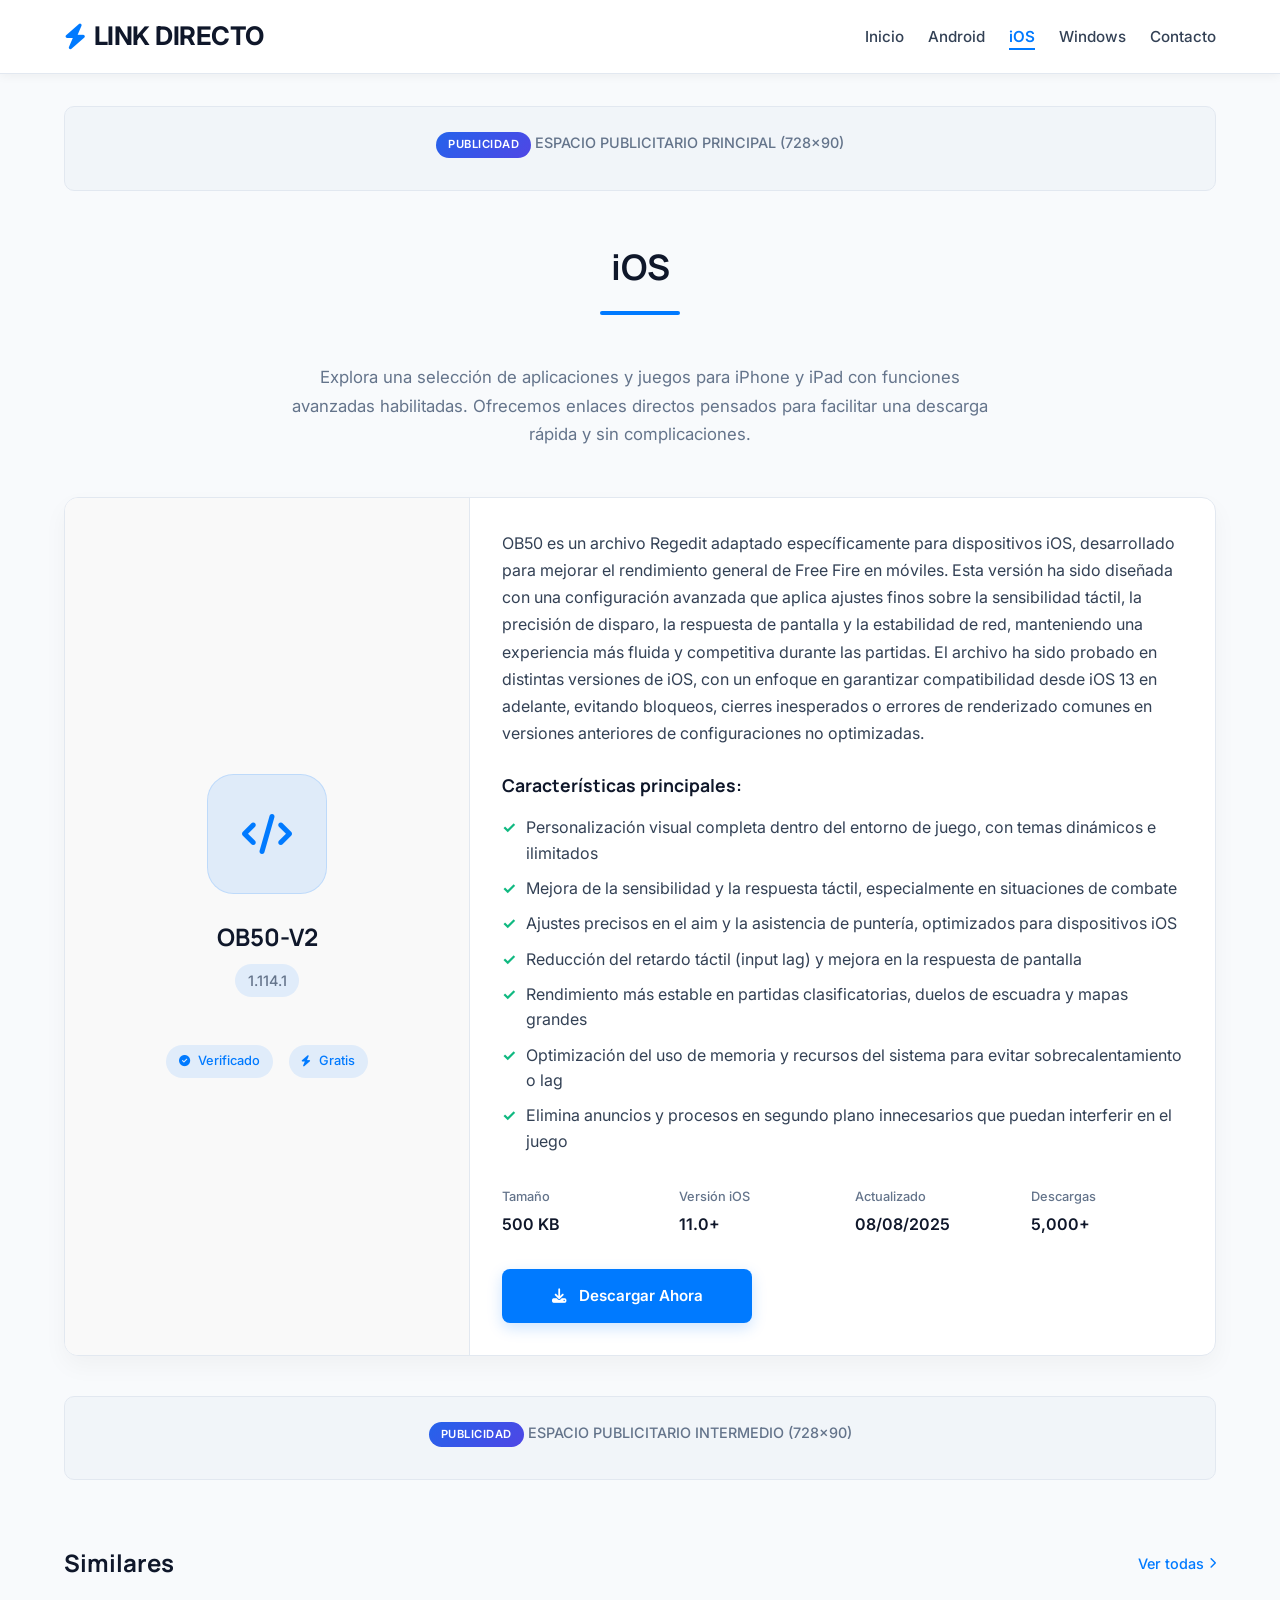
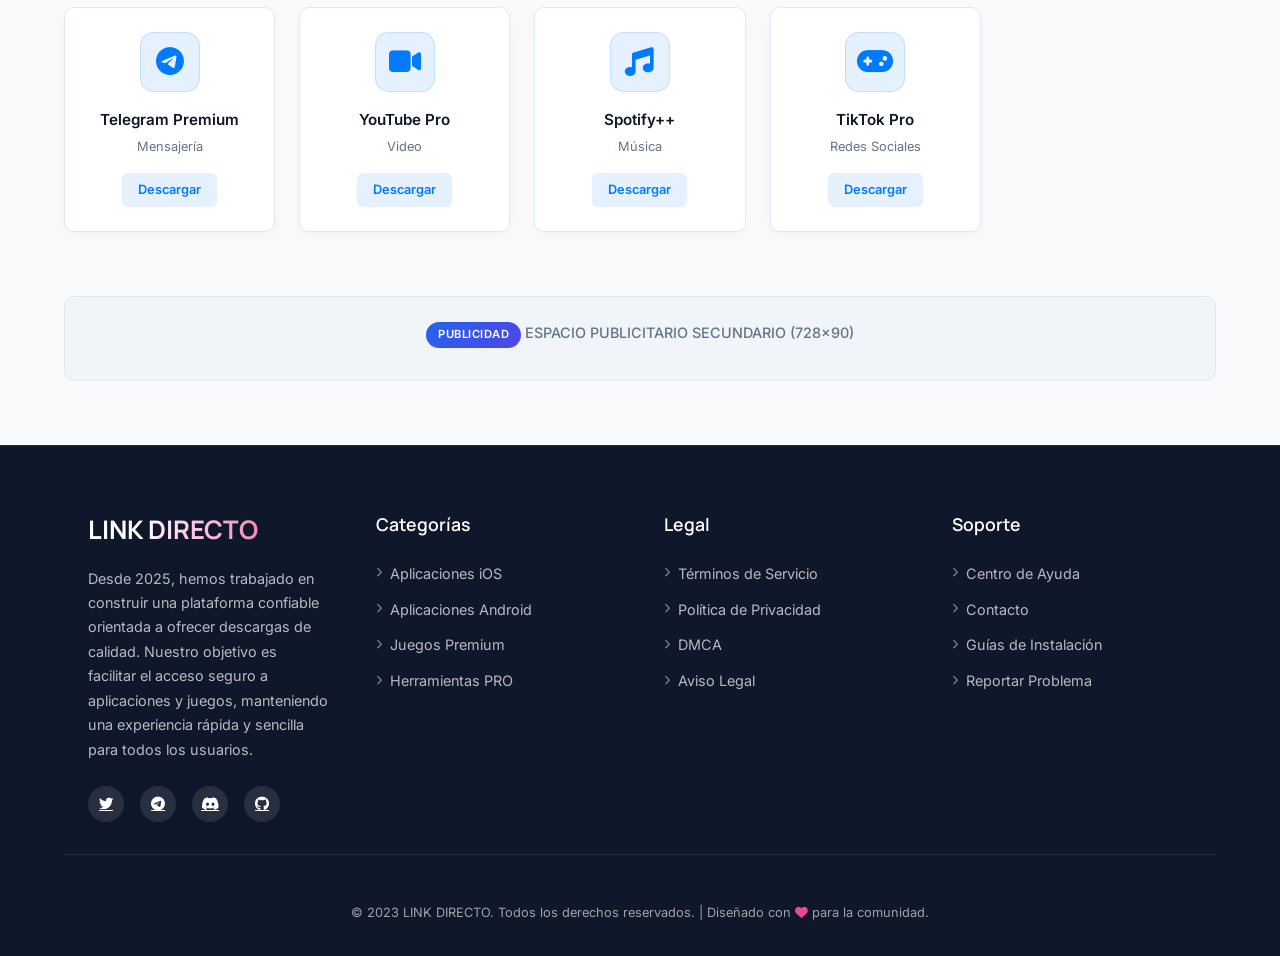
<file: ios.html>
<!DOCTYPE html>
<html lang="es">
<head>
    <meta charset="UTF-8">
    <meta name="viewport" content="width=device-width, initial-scale=1.0">
    <title>Descargas iOS Premium | LINK DIRECTO</title>
    <link rel="stylesheet" href="https://cdnjs.cloudflare.com/ajax/libs/font-awesome/6.4.0/css/all.min.css">
    <link rel="stylesheet" href="https://fonts.googleapis.com/css2?family=Inter:wght@400;500;600;700&family=Manrope:wght@600;700&display=swap">
    <style>
        :root {
            --primary: #2563eb;
            --primary-dark: #1d4ed8;
            --secondary: #4f46e5;
            --accent: #ec4899;
            --light: #f8fafc;
            --dark: #0f172a;
            --text: #334155;
            --text-light: #64748b;
            --text-lighter: #94a3b8;
            --border: #e2e8f0;
            --ios: #007aff;
            --ios-light: rgba(0, 122, 255, 0.1);
            --success: #10b981;
            --warning: #f59e0b;
            --error: #ef4444;
            --gradient: linear-gradient(135deg, var(--primary) 0%, var(--secondary) 100%);
            --gradient-accent: linear-gradient(135deg, var(--accent) 0%, #f43f5e 100%);
        }
        
        * {
            margin: 0;
            padding: 0;
            box-sizing: border-box;
            font-family: 'Inter', system-ui, -apple-system, sans-serif;
        }
        
        body {
            background-color: #f8fafc;
            color: var(--text);
            line-height: 1.6;
        }
        
        /* Header */
        header {
            background: white;
            color: var(--dark);
            padding: 1rem 0;
            box-shadow: 0 2px 10px rgba(0, 0, 0, 0.05);
            position: sticky;
            top: 0;
            z-index: 100;
            border-bottom: 1px solid var(--border);
        }
        
        .container {
            max-width: 1200px;
            margin: 0 auto;
            padding: 0 1.5rem;
        }
        
        .header-content {
            display: flex;
            justify-content: space-between;
            align-items: center;
        }
        
        .logo {
            font-size: 1.6rem;
            font-weight: 700;
            letter-spacing: -0.5px;
            font-family: 'Manrope', sans-serif;
        }
        
        .logo a {
            color: var(--dark);
            text-decoration: none;
            display: flex;
            align-items: center;
            gap: 0.5rem;
        }
        
        .logo-icon {
            color: var(--ios);
        }
        
        nav ul {
            display: flex;
            list-style: none;
            gap: 1.5rem;
        }
        
        nav ul li a {
            color: var(--text);
            text-decoration: none;
            font-weight: 500;
            font-size: 0.95rem;
            transition: color 0.2s;
            position: relative;
        }
        
        nav ul li a:hover {
            color: var(--primary);
        }
        
        nav ul li a.active {
            color: var(--ios);
            font-weight: 600;
        }
        
        nav ul li a.active::after {
            content: '';
            position: absolute;
            bottom: -4px;
            left: 0;
            width: 100%;
            height: 2px;
            background: var(--ios);
        }
        
        /* Ad Banners */
        .ad-banner {
            background: #f1f5f9;
            border: 1px solid var(--border);
            border-radius: 10px;
            padding: 1.5rem;
            text-align: center;
            margin: 2rem 0;
            color: var(--text-light);
            font-size: 0.9rem;
            font-weight: 500;
        }
        
        .ad-label {
            display: inline-block;
            background: var(--gradient);
            color: white;
            padding: 0.25rem 0.75rem;
            border-radius: 50px;
            font-size: 0.7rem;
            font-weight: 600;
            margin-bottom: 0.5rem;
            text-transform: uppercase;
            letter-spacing: 0.5px;
        }
        
        /* Page Title */
        .page-title {
            text-align: center;
            margin: 3rem 0;
            color: var(--dark);
            font-size: 2.2rem;
            font-weight: 700;
            font-family: 'Manrope', sans-serif;
            position: relative;
        }
        
        .page-title::after {
            content: '';
            display: block;
            width: 80px;
            height: 4px;
            background: var(--ios);
            margin: 1rem auto 0;
            border-radius: 2px;
        }
        
        .page-subtitle {
            text-align: center;
            color: var(--text-light);
            max-width: 700px;
            margin: 0 auto 3rem;
            font-size: 1.05rem;
            line-height: 1.7;
        }
        
        /* Download Cards */
        .download-card {
            background: white;
            border-radius: 14px;
            overflow: hidden;
            box-shadow: 0 10px 25px rgba(0, 0, 0, 0.04);
            margin-bottom: 2.5rem;
            display: flex;
            flex-direction: column;
            border: 1px solid var(--border);
            transition: transform 0.3s, box-shadow 0.3s;
        }
        
        .download-card:hover {
            transform: translateY(-5px);
            box-shadow: 0 15px 35px rgba(0, 0, 0, 0.08);
        }
        
        @media (min-width: 768px) {
            .download-card {
                flex-direction: row;
            }
        }
        
        .download-preview {
            flex: 1;
            padding: 2rem;
            display: flex;
            flex-direction: column;
            align-items: center;
            justify-content: center;
            background: #f9f9f9;
            border-right: 1px solid var(--border);
        }
        
        .app-icon {
            width: 120px;
            height: 120px;
            background: var(--ios-light);
            border-radius: 22%;
            display: flex;
            align-items: center;
            justify-content: center;
            margin-bottom: 1.5rem;
            color: var(--ios);
            font-size: 2.5rem;
            border: 1px solid rgba(0, 122, 255, 0.15);
        }
        
        .app-name {
            font-size: 1.5rem;
            margin-bottom: 0.5rem;
            color: var(--dark);
            font-family: 'Manrope', sans-serif;
            text-align: center;
        }
        
        .app-version {
            color: var(--text-light);
            margin-bottom: 1.5rem;
            font-size: 0.9rem;
            background: rgba(0, 122, 255, 0.1);
            padding: 0.3rem 0.8rem;
            border-radius: 50px;
            font-weight: 500;
        }
        
        .screenshots {
            display: flex;
            gap: 0.8rem;
            margin-top: 1.5rem;
        }
        
        .screenshot {
            width: 70px;
            height: 120px;
            background: #e2e8f0;
            border-radius: 10px;
            overflow: hidden;
            position: relative;
        }
        
        .screenshot::after {
            content: '';
            position: absolute;
            top: 0;
            left: 0;
            right: 0;
            bottom: 0;
            background: linear-gradient(135deg, rgba(0, 122, 255, 0.1), rgba(0, 122, 255, 0.2));
        }
        
        .download-info {
            flex: 2;
            padding: 2rem;
        }
        
        .app-description {
            margin-bottom: 1.5rem;
            color: var(--text);
            line-height: 1.7;
        }
        
        .app-features {
            margin-bottom: 2rem;
        }
        
        .app-features h4 {
            margin-bottom: 1rem;
            color: var(--dark);
            font-family: 'Manrope', sans-serif;
            font-size: 1.1rem;
        }
        
        .app-features ul {
            list-style: none;
            color: var(--text);
        }
        
        .app-features li {
            margin-bottom: 0.6rem;
            position: relative;
            padding-left: 1.5rem;
            line-height: 1.6;
        }
        
        .app-features li::before {
            content: '✓';
            position: absolute;
            left: 0;
            color: var(--success);
            font-weight: bold;
        }
        
        .download-meta {
            display: flex;
            flex-wrap: wrap;
            gap: 1.5rem;
            margin-bottom: 2rem;
        }
        
        .meta-item {
            flex: 1;
            min-width: 120px;
        }
        
        .meta-label {
            font-size: 0.8rem;
            color: var(--text-light);
            margin-bottom: 0.3rem;
            font-weight: 500;
        }
        
        .meta-value {
            font-weight: 600;
            color: var(--dark);
        }
        
        .download-btn {
            display: inline-flex;
            align-items: center;
            justify-content: center;
            gap: 0.8rem;
            background: var(--ios);
            color: white;
            padding: 0.9rem 2rem;
            border-radius: 8px;
            text-decoration: none;
            font-weight: 600;
            transition: all 0.3s;
            box-shadow: 0 5px 15px rgba(0, 122, 255, 0.2);
            border: none;
            cursor: pointer;
            font-size: 0.95rem;
            width: 100%;
            max-width: 250px;
        }
        
        .download-btn:hover {
            background: #0066cc;
            transform: translateY(-2px);
            box-shadow: 0 8px 25px rgba(0, 122, 255, 0.3);
        }
        
        .download-btn i {
            font-size: 0.9rem;
        }
        
        /* App Badges */
        .app-badges {
            display: flex;
            gap: 1rem;
            margin-top: 1.5rem;
            flex-wrap: wrap;
        }
        
        .badge {
            display: inline-flex;
            align-items: center;
            gap: 0.5rem;
            background: rgba(0, 122, 255, 0.1);
            color: var(--ios);
            padding: 0.4rem 0.8rem;
            border-radius: 50px;
            font-size: 0.8rem;
            font-weight: 500;
        }
        
        .badge i {
            font-size: 0.7rem;
        }
        
        /* Related Apps */
        .related-section {
            margin: 4rem 0;
        }
        
        .section-header {
            display: flex;
            justify-content: space-between;
            align-items: center;
            margin-bottom: 1.5rem;
        }
        
        .section-header h3 {
            font-size: 1.5rem;
            font-weight: 700;
            color: var(--dark);
            font-family: 'Manrope', sans-serif;
        }
        
        .section-header a {
            color: var(--ios);
            text-decoration: none;
            font-weight: 500;
            font-size: 0.9rem;
            display: flex;
            align-items: center;
            gap: 0.3rem;
        }
        
        .section-header a i {
            font-size: 0.7rem;
            transition: transform 0.2s;
        }
        
        .section-header a:hover i {
            transform: translateX(2px);
        }
        
        .apps-grid {
            display: grid;
            grid-template-columns: repeat(auto-fill, minmax(200px, 1fr));
            gap: 1.5rem;
        }
        
        .app-card {
            background: white;
            border-radius: 10px;
            overflow: hidden;
            box-shadow: 0 5px 15px rgba(0, 0, 0, 0.03);
            transition: all 0.3s;
            border: 1px solid var(--border);
            text-align: center;
            padding: 1.5rem 1rem;
        }
        
        .app-card:hover {
            transform: translateY(-5px);
            box-shadow: 0 10px 25px rgba(0, 0, 0, 0.08);
            border-color: rgba(0, 122, 255, 0.2);
        }
        
        .app-card-icon {
            width: 60px;
            height: 60px;
            border-radius: 14px;
            margin: 0 auto 1rem;
            display: flex;
            align-items: center;
            justify-content: center;
            font-size: 1.8rem;
            color: white;
            background: var(--ios-light);
            color: var(--ios);
            border: 1px solid rgba(0, 122, 255, 0.15);
        }
        
        .app-card-name {
            font-weight: 600;
            margin-bottom: 0.3rem;
            color: var(--dark);
            font-size: 0.95rem;
        }
        
        .app-card-category {
            color: var(--text-light);
            font-size: 0.8rem;
            margin-bottom: 1rem;
        }
        
        .app-card-download {
            display: inline-block;
            background: rgba(0, 122, 255, 0.1);
            color: var(--ios);
            padding: 0.4rem 1rem;
            border-radius: 6px;
            font-size: 0.8rem;
            font-weight: 600;
            text-decoration: none;
            transition: all 0.2s;
        }
        
        .app-card-download:hover {
            background: rgba(0, 122, 255, 0.2);
        }
        
        /* Footer */
        footer {
            background: var(--dark);
            color: white;
            padding: 4rem 0 2rem;
            margin-top: 4rem;
            border-top: 1px solid rgba(255, 255, 255, 0.1);
        }
        
        .footer-container {
            max-width: 1200px;
            margin: 0 auto;
            padding: 0 1.5rem;
            display: grid;
            grid-template-columns: repeat(auto-fit, minmax(200px, 1fr));
            gap: 3rem;
        }
        
        .footer-logo {
            font-size: 1.6rem;
            font-weight: 700;
            margin-bottom: 1rem;
            font-family: 'Manrope', sans-serif;
            background: linear-gradient(to right, #fff 20%, var(--accent) 100%);
            -webkit-background-clip: text;
            -webkit-text-fill-color: transparent;
        }
        
        .footer-about {
            color: rgba(255, 255, 255, 0.7);
            margin-bottom: 1.5rem;
            font-size: 0.9rem;
            line-height: 1.7;
        }
        
        .footer-social {
            display: flex;
            gap: 1rem;
        }
        
        .social-link {
            color: white;
            background: rgba(255, 255, 255, 0.1);
            width: 36px;
            height: 36px;
            border-radius: 50%;
            display: flex;
            align-items: center;
            justify-content: center;
            transition: all 0.3s;
            font-size: 0.9rem;
        }
        
        .social-link:hover {
            background: var(--ios);
            transform: translateY(-3px);
        }
        
        .footer-heading {
            font-size: 1.1rem;
            font-weight: 600;
            margin-bottom: 1.5rem;
            color: white;
            font-family: 'Manrope', sans-serif;
        }
        
        .footer-links {
            list-style: none;
        }
        
        .footer-links li {
            margin-bottom: 0.8rem;
        }
        
        .footer-links a {
            color: rgba(255, 255, 255, 0.7);
            text-decoration: none;
            transition: color 0.3s;
            font-size: 0.9rem;
            display: flex;
            align-items: center;
            gap: 0.5rem;
        }
        
        .footer-links a:hover {
            color: white;
        }
        
        .footer-links a i {
            font-size: 0.6rem;
            opacity: 0.7;
        }
        
        .footer-bottom {
            text-align: center;
            padding-top: 3rem;
            margin-top: 2rem;
            border-top: 1px solid rgba(255, 255, 255, 0.1);
            color: rgba(255, 255, 255, 0.6);
            font-size: 0.8rem;
        }
        
        /* Responsive Design */
        @media (max-width: 992px) {
            .page-title {
                font-size: 1.8rem;
            }
            
            .download-preview {
                padding: 1.5rem;
            }
            
            .download-info {
                padding: 1.5rem;
            }
        }
        
        @media (max-width: 768px) {
            header {
                padding: 1rem 0;
            }
            
            .header-content {
                flex-direction: column;
                gap: 1rem;
            }
            
            nav ul {
                flex-wrap: wrap;
                justify-content: center;
            }
            
            .download-card {
                flex-direction: column;
            }
            
            .download-preview {
                border-right: none;
                border-bottom: 1px solid var(--border);
            }
            
            .download-btn {
                max-width: 100%;
            }
            
            .footer-container {
                grid-template-columns: 1fr 1fr;
            }
        }
        
        @media (max-width: 480px) {
            .page-title {
                font-size: 1.6rem;
            margin: 2rem 0;
            line-height: 1.3;
            text-align: left;
            padding-left: 1rem;
            border-left: 4px solid var(--ios);
            margin-left: 0.5rem;
            padding-top: 0.5rem;
            padding-bottom: 0.5rem;
        }
            
            .page-title::after {
                display: none;
            }
            
            .page-subtitle {
                text-align: left;
                margin-bottom: 2rem;
                padding: 0 1rem;
            }
            
            .download-meta {
                gap: 1rem;
            }
            
            .meta-item {
                min-width: calc(50% - 0.5rem);
            }
            
            .footer-container {
                grid-template-columns: 1fr;
            }
        }
        
        /* Animations */
        @keyframes fadeIn {
            from {
                opacity: 0;
                transform: translateY(20px);
            }
            to {
                opacity: 1;
                transform: translateY(0);
            }
        }
        
        .fade-in {
            animation: fadeIn 0.6s ease-out forwards;
        }
        
        .delay-1 {
            animation-delay: 0.2s;
        }
        
        .delay-2 {
            animation-delay: 0.4s;
        }
    </style>
</head>
<body>
    <header>
        <div class="container">
            <div class="header-content">
                <div class="logo">
                    <a href="index.html">
                        <i class="fas fa-bolt logo-icon"></i>
                        LINK DIRECTO
                    </a>
                </div>
                <nav>
                    <ul>
                        <li><a href="index.html">Inicio</a></li>
                        <li><a href="android.html">Android</a></li>
                        <li><a href="#" class="active">iOS</a></li>
                        <li><a href="#">Windows</a></li>
                        <li><a href="#">Contacto</a></li>
                    </ul>
                </nav>
            </div>
        </div>
    </header>
    
    <div class="container">
        <!-- Banner superior para anuncios -->
        <div class="ad-banner fade-in">
            <div class="ad-label">Publicidad</div>
            ESPACIO PUBLICITARIO PRINCIPAL (728x90)
        </div>
        
        <h1 class="page-title fade-in">iOS</h1>
        <p class="page-subtitle fade-in">Explora una selección de aplicaciones y juegos para iPhone y iPad con funciones avanzadas habilitadas. Ofrecemos enlaces directos pensados para facilitar una descarga rápida y sin complicaciones.</p>
        
        <!-- Tarjeta de descarga 1 -->
        <div class="download-card fade-in">
            <div class="download-preview">
                <div class="app-icon">
                    <i class="fas fa-code"></i>
                </div>
                <h2 class="app-name">OB50-V2</h2>
                <p class="app-version">1.114.1</p>                
                <div class="app-badges">
                    <span class="badge"><i class="fas fa-check-circle"></i> Verificado</span>
                    <span class="badge"><i class="fas fa-bolt"></i> Gratis</span>
                </div>
            </div>
            <div class="download-info">
                <p class="app-description">
                    OB50 es un archivo Regedit adaptado específicamente para dispositivos iOS, desarrollado para mejorar el rendimiento general de Free Fire en móviles. Esta versión ha sido diseñada con una configuración avanzada que aplica ajustes finos sobre la sensibilidad táctil, la precisión de disparo, la respuesta de pantalla y la estabilidad de red, manteniendo una experiencia más fluida y competitiva durante las partidas.

El archivo ha sido probado en distintas versiones de iOS, con un enfoque en garantizar compatibilidad desde iOS 13 en adelante, evitando bloqueos, cierres inesperados o errores de renderizado comunes en versiones anteriores de configuraciones no optimizadas.
                </p>
                
                <div class="app-features">
                    <h4>Características principales:</h4>
                    <ul>
                        <li>Personalización visual completa dentro del entorno de juego, con temas dinámicos e ilimitados</li>
                        <li>Mejora de la sensibilidad y la respuesta táctil, especialmente en situaciones de combate</li>
                        <li>Ajustes precisos en el aim y la asistencia de puntería, optimizados para dispositivos iOS</li>
                        <li>Reducción del retardo táctil (input lag) y mejora en la respuesta de pantalla</li>
                        <li>Rendimiento más estable en partidas clasificatorias, duelos de escuadra y mapas grandes</li>
                        <li>Optimización del uso de memoria y recursos del sistema para evitar sobrecalentamiento o lag</li>
                        <li>Elimina anuncios y procesos en segundo plano innecesarios que puedan interferir en el juego</li>
                    </ul>
                </div>
                
                <div class="download-meta">
                    <div class="meta-item">
                        <div class="meta-label">Tamaño</div>
                        <div class="meta-value">500 KB</div>
                    </div>
                    <div class="meta-item">
                        <div class="meta-label">Versión iOS</div>
                        <div class="meta-value">11.0+</div>
                    </div>
                    <div class="meta-item">
                        <div class="meta-label">Actualizado</div>
                        <div class="meta-value">08/08/2025</div>
                    </div>
                    <div class="meta-item">
                        <div class="meta-label">Descargas</div>
                        <div class="meta-value">5,000+</div>
                    </div>
                </div>
                
                <a href="https://ejemplo.com/descarga-whatsapp" class="download-btn">
                    <i class="fas fa-download"></i> Descargar Ahora
                </a>
            </div>
        </div>
        
        <!-- Banner intermedio para anuncios -->
        <div class="ad-banner fade-in delay-1">
            <div class="ad-label">Publicidad</div>
            ESPACIO PUBLICITARIO INTERMEDIO (728x90)
        </div>
        
        <!-- Sección de aplicaciones relacionadas -->
        <div class="related-section fade-in delay-2">
            <div class="section-header">
                <h3>Similares</h3>
                <a href="#">Ver todas <i class="fas fa-chevron-right"></i></a>
            </div>
            
            <div class="apps-grid">
                <div class="app-card">
                    <div class="app-card-icon">
                        <i class="fab fa-telegram"></i>
                    </div>
                    <h4 class="app-card-name">Telegram Premium</h4>
                    <p class="app-card-category">Mensajería</p>
                    <a href="https://ejemplo.com/descarga-telegram" class="app-card-download">Descargar</a>
                </div>
                
                <div class="app-card">
                    <div class="app-card-icon">
                        <i class="fas fa-video"></i>
                    </div>
                    <h4 class="app-card-name">YouTube Pro</h4>
                    <p class="app-card-category">Video</p>
                    <a href="https://ejemplo.com/descarga-youtube" class="app-card-download">Descargar</a>
                </div>
                
                <div class="app-card">
                    <div class="app-card-icon">
                        <i class="fas fa-music"></i>
                    </div>
                    <h4 class="app-card-name">Spotify++</h4>
                    <p class="app-card-category">Música</p>
                    <a href="https://ejemplo.com/descarga-spotify" class="app-card-download">Descargar</a>
                </div>
                
                <div class="app-card">
                    <div class="app-card-icon">
                        <i class="fas fa-gamepad"></i>
                    </div>
                    <h4 class="app-card-name">TikTok Pro</h4>
                    <p class="app-card-category">Redes Sociales</p>
                    <a href="https://ejemplo.com/descarga-tiktok" class="app-card-download">Descargar</a>
                </div>
            </div>
        </div>
        
        <!-- Banner inferior para anuncios -->
        <div class="ad-banner fade-in delay-2">
            <div class="ad-label">Publicidad</div>
            ESPACIO PUBLICITARIO SECUNDARIO (728x90)
        </div>
    </div>
    
    <footer>
        <div class="container">
            <div class="footer-container">
                <div class="footer-col">
                    <div class="footer-logo">LINK DIRECTO</div>
                    <p class="footer-about">Desde 2025, hemos trabajado en construir una plataforma confiable orientada a ofrecer descargas de calidad. Nuestro objetivo es facilitar el acceso seguro a aplicaciones y juegos, manteniendo una experiencia rápida y sencilla para todos los usuarios.</p>
                    <div class="footer-social">
                        <a href="#" class="social-link"><i class="fab fa-twitter"></i></a>
                        <a href="#" class="social-link"><i class="fab fa-telegram"></i></a>
                        <a href="#" class="social-link"><i class="fab fa-discord"></i></a>
                        <a href="#" class="social-link"><i class="fab fa-github"></i></a>
                    </div>
                </div>
                
                <div class="footer-col">
                    <h4 class="footer-heading">Categorías</h4>
                    <ul class="footer-links">
                        <li><a href="#"><i class="fas fa-chevron-right"></i> Aplicaciones iOS</a></li>
                        <li><a href="#"><i class="fas fa-chevron-right"></i> Aplicaciones Android</a></li>
                        <li><a href="#"><i class="fas fa-chevron-right"></i> Juegos Premium</a></li>
                        <li><a href="#"><i class="fas fa-chevron-right"></i> Herramientas PRO</a></li>
                    </ul>
                </div>
                
                <div class="footer-col">
                    <h4 class="footer-heading">Legal</h4>
                    <ul class="footer-links">
                        <li><a href="#"><i class="fas fa-chevron-right"></i> Términos de Servicio</a></li>
                        <li><a href="#"><i class="fas fa-chevron-right"></i> Política de Privacidad</a></li>
                        <li><a href="#"><i class="fas fa-chevron-right"></i> DMCA</a></li>
                        <li><a href="#"><i class="fas fa-chevron-right"></i> Aviso Legal</a></li>
                    </ul>
                </div>
                
                <div class="footer-col">
                    <h4 class="footer-heading">Soporte</h4>
                    <ul class="footer-links">
                        <li><a href="#"><i class="fas fa-chevron-right"></i> Centro de Ayuda</a></li>
                        <li><a href="#"><i class="fas fa-chevron-right"></i> Contacto</a></li>
                        <li><a href="#"><i class="fas fa-chevron-right"></i> Guías de Instalación</a></li>
                        <li><a href="#"><i class="fas fa-chevron-right"></i> Reportar Problema</a></li>
                    </ul>
                </div>
            </div>
            
            <div class="footer-bottom">
                <p>© 2023 LINK DIRECTO. Todos los derechos reservados. | Diseñado con <i class="fas fa-heart" style="color: var(--accent);"></i> para la comunidad.</p>
            </div>
        </div>
    </footer>
</body>
</html>
</file>
